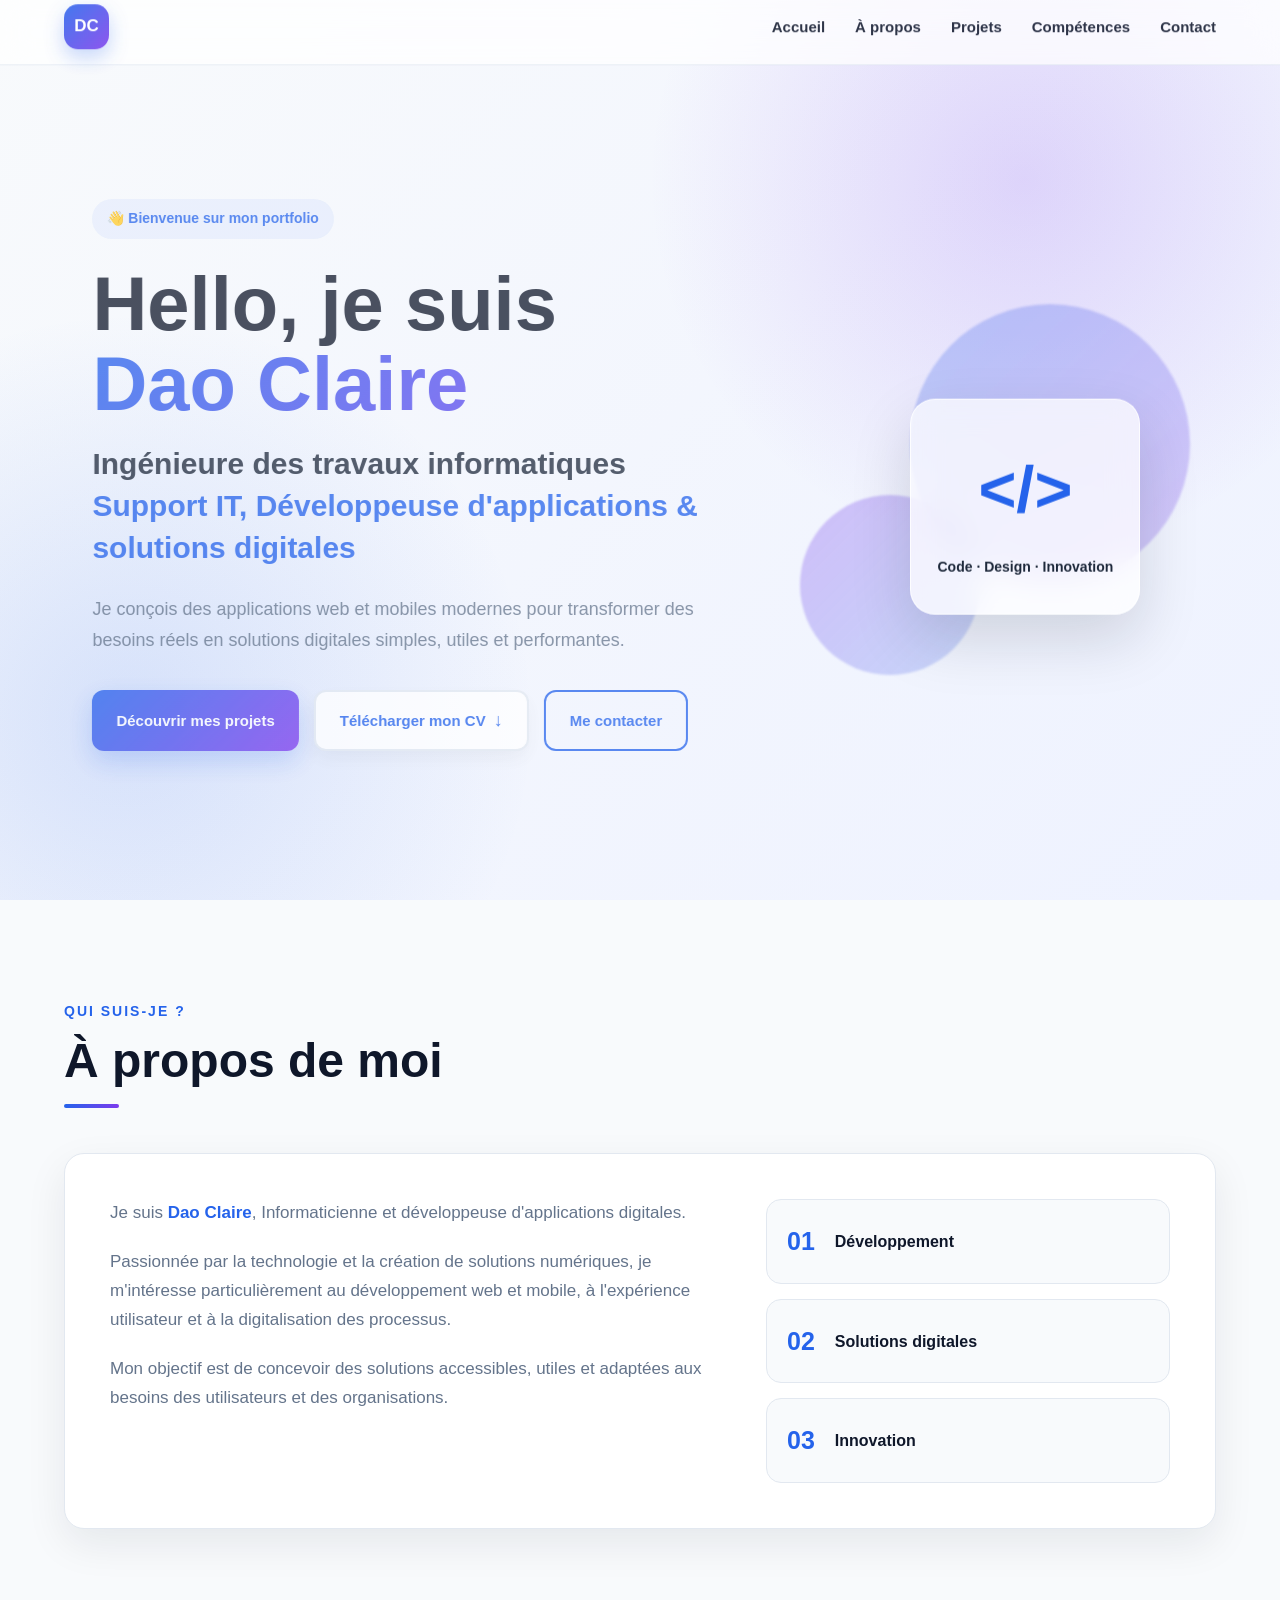
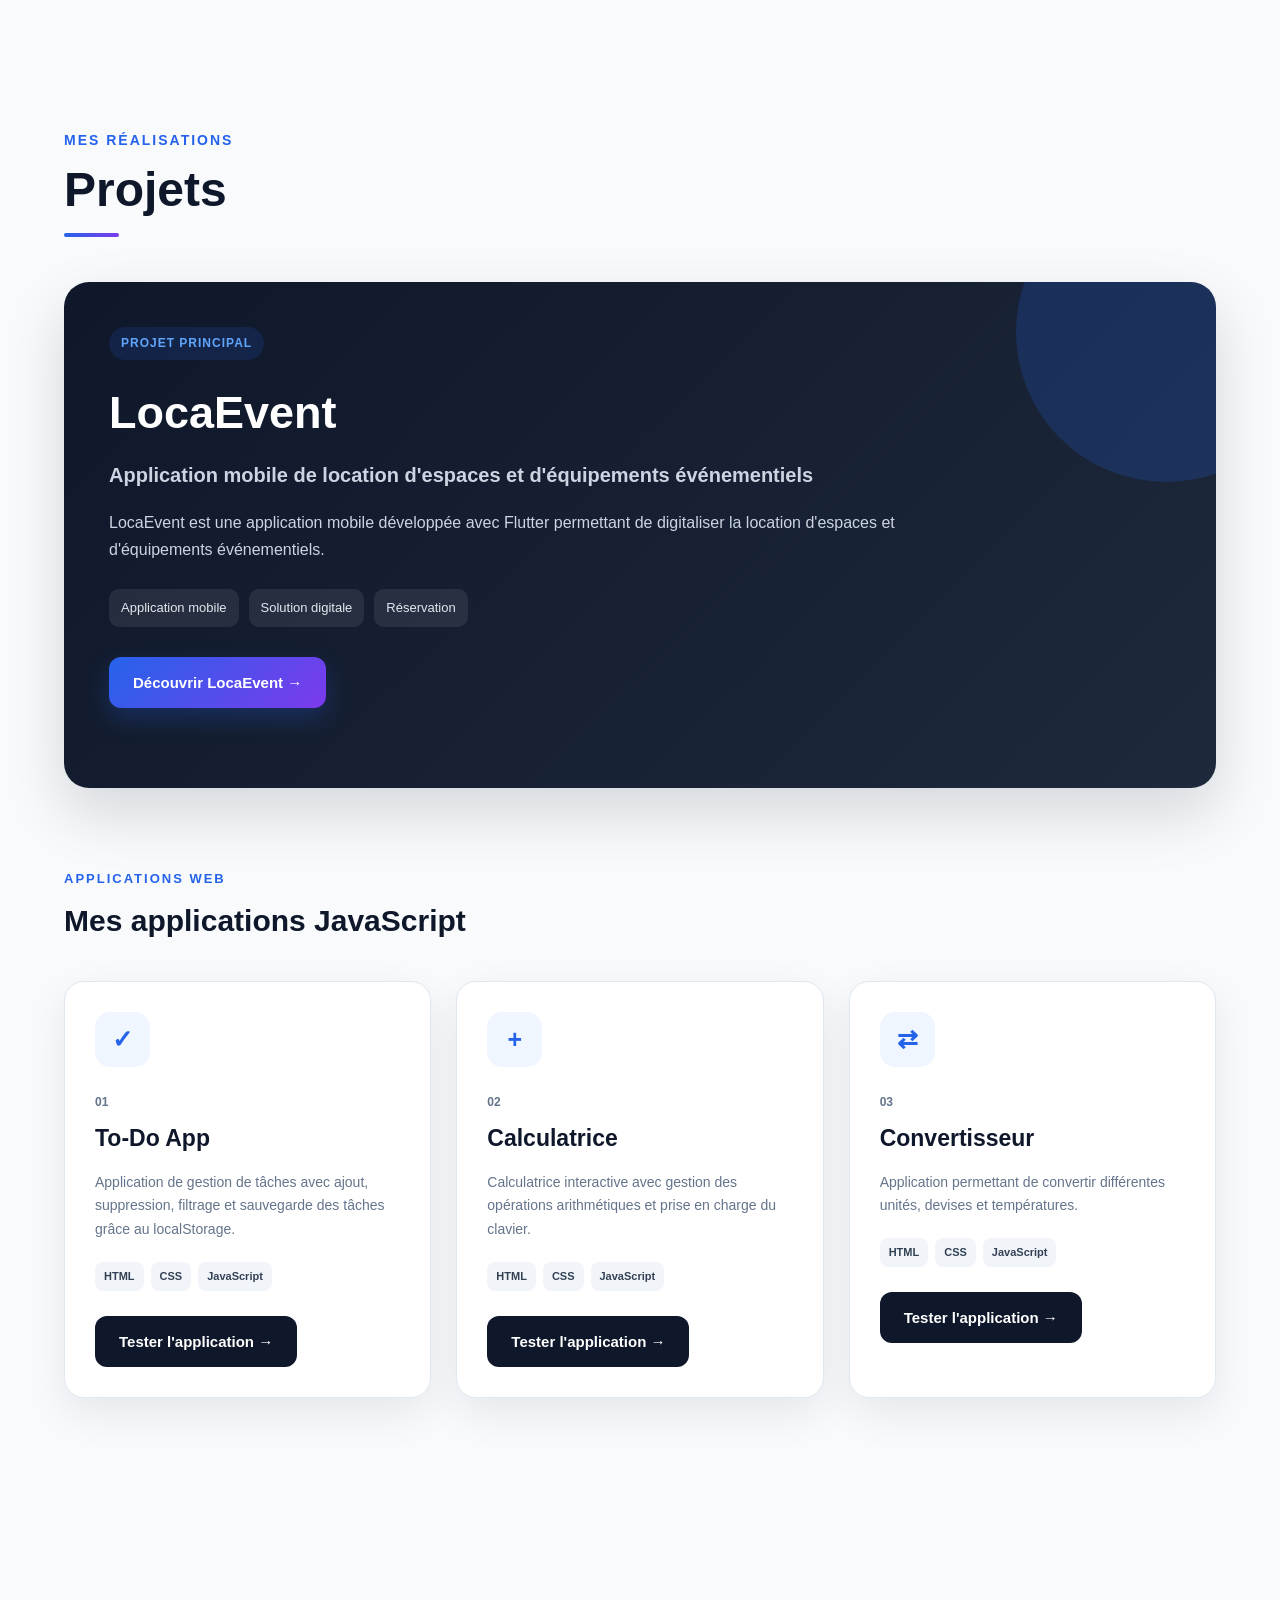
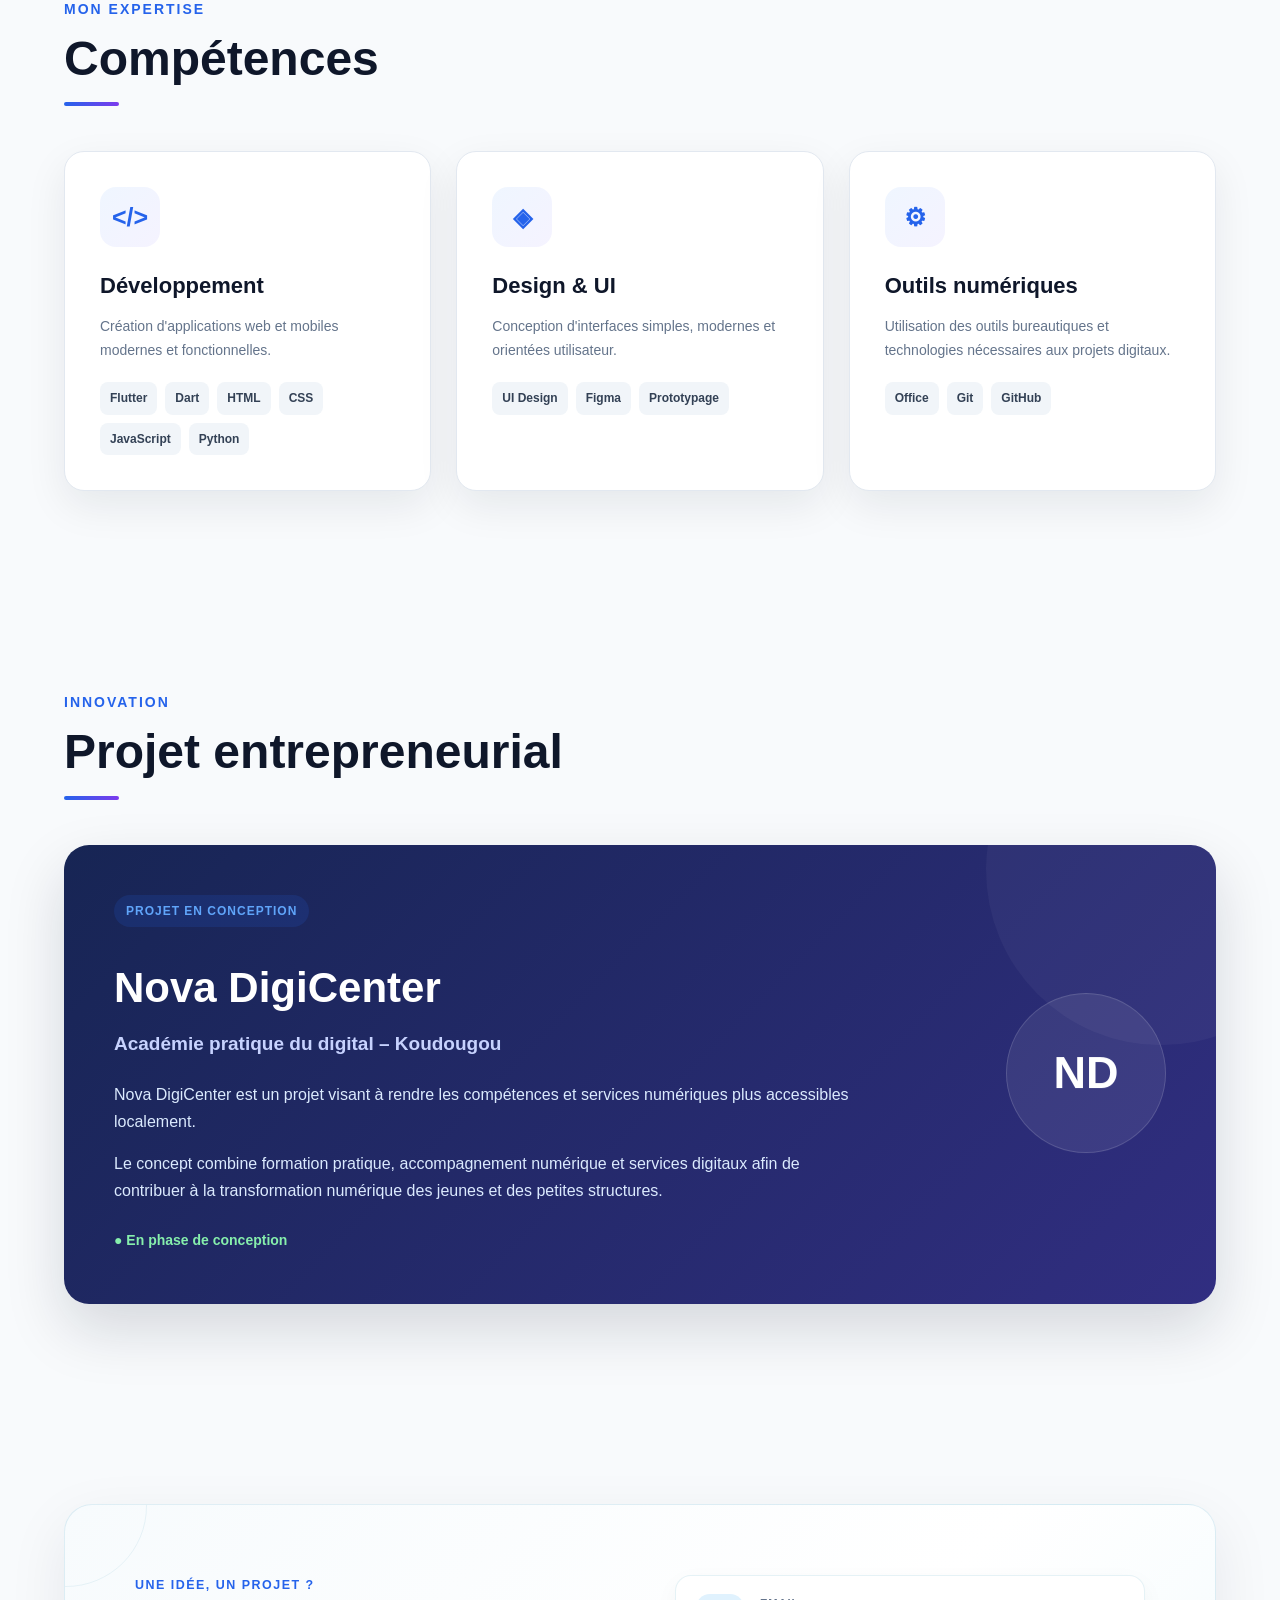
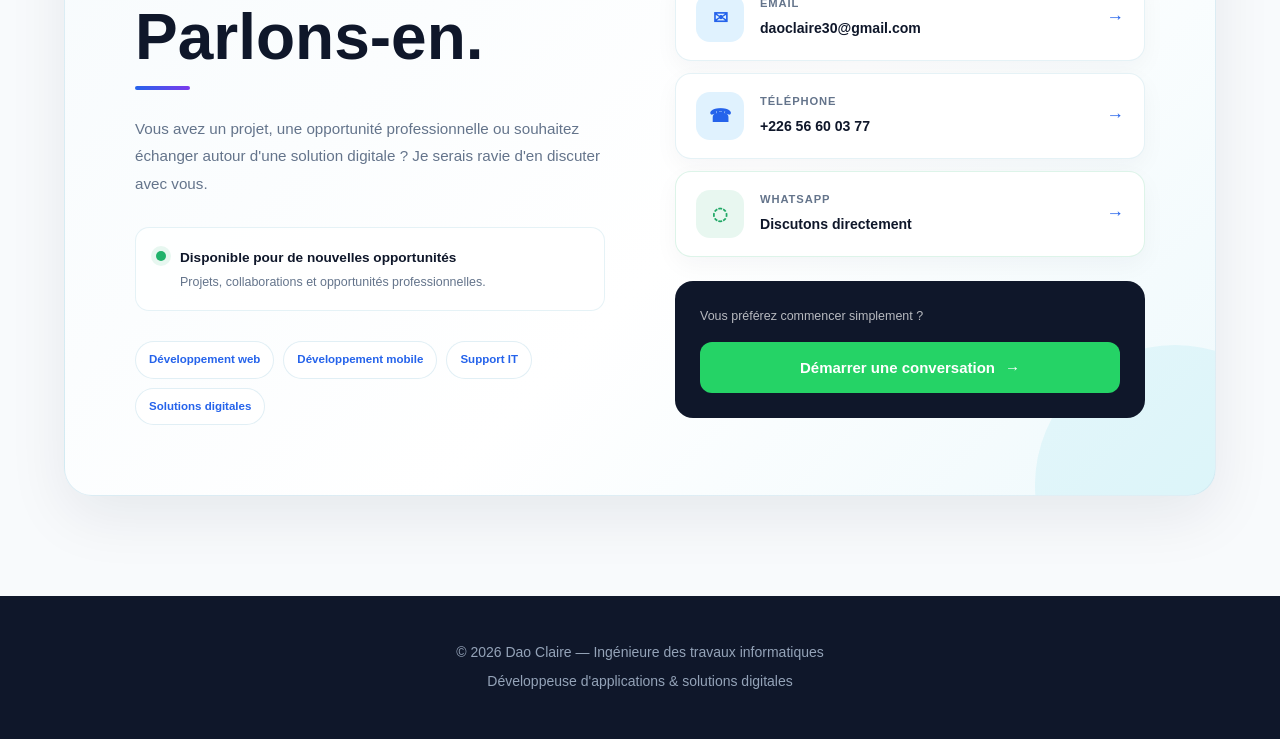
<file: index.html>
<!DOCTYPE html>
<html lang="fr">
<head>
    <meta charset="UTF-8">
    <meta name="viewport" content="width=device-width, initial-scale=1.0">
    <meta http-equiv="refresh" content="0; url=portfolio/index.html">
    <title>Dao Claire | Portfolio</title>
</head>
<body>
    <p>Redirection vers mon portfolio...</p>
</body>
</html>
</file>
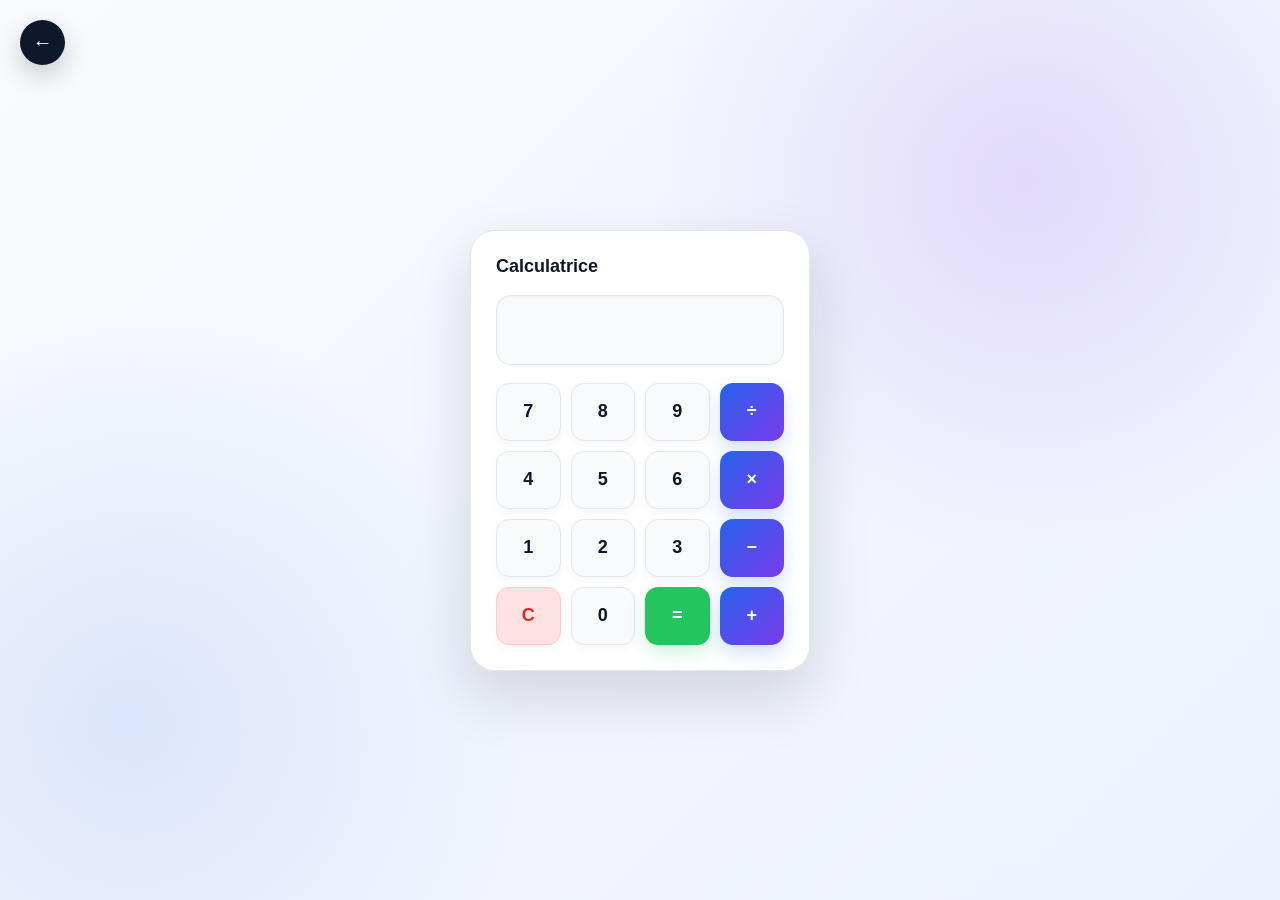
<file: calculator_app/index.html>
<!DOCTYPE html>
<html lang="fr">

<head>
    <meta charset="UTF-8">
    <meta name="viewport" content="width=device-width, initial-scale=1.0">

    <title>Calculatrice</title>

    <link rel="stylesheet" href="style.css">
</head>

<body>

    <a href="../portfolio/index.html" class="floating-back">
        ←
    </a>

    <div class="calculator">

        <input type="text" id="display" disabled>

        <div class="buttons">

            <button onclick="append('7')">7</button>
            <button onclick="append('8')">8</button>
            <button onclick="append('9')">9</button>
            <button class="operator" onclick="append('/')">÷</button>

            <button onclick="append('4')">4</button>
            <button onclick="append('5')">5</button>
            <button onclick="append('6')">6</button>
            <button class="operator" onclick="append('*')">×</button>

            <button onclick="append('1')">1</button>
            <button onclick="append('2')">2</button>
            <button onclick="append('3')">3</button>
            <button class="operator" onclick="append('-')">−</button>

            <button class="clear" onclick="clearDisplay()">C</button>
            <button onclick="append('0')">0</button>
            <button class="equal" onclick="calculate()">=</button>
            <button class="operator" onclick="append('+')">+</button>

        </div>

    </div>

    <script src="script.js"></script>

</body>

</html>
</file>
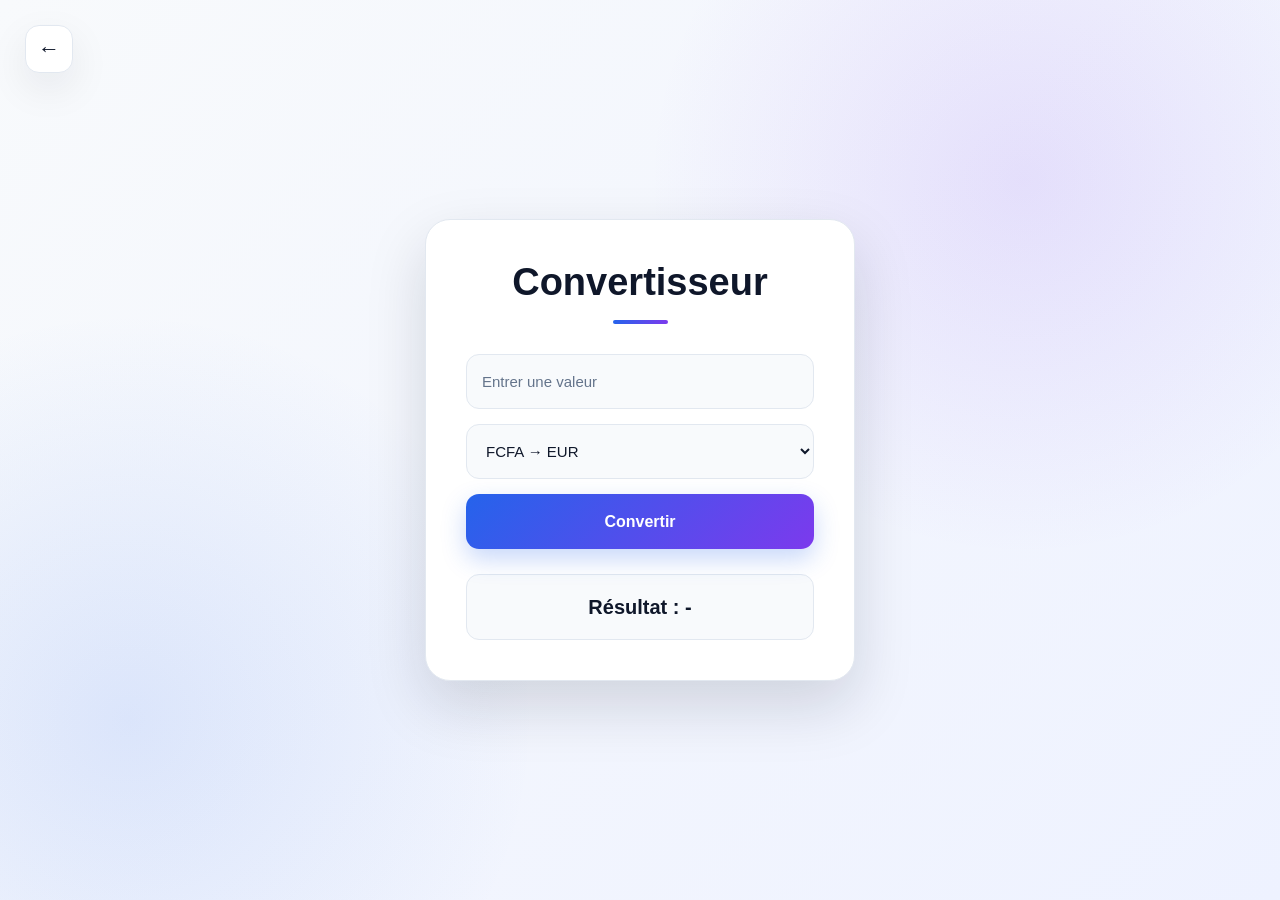
<file: converter_app/index.html>
<!DOCTYPE html>
<html lang="fr">
<head>
  <meta charset="UTF-8">
  <meta name="viewport" content="width=device-width, initial-scale=1.0">
  <title>Convertisseur</title>
  <link rel="stylesheet" href="style.css">
</head>
<body>
<a href="../portfolio/index.html" class="floating-back">
  ←
</a>



  <div class="container">

    <h1>Convertisseur</h1>

    <input type="number" id="inputValue" placeholder="Entrer une valeur">

    <select id="type">
      <option value="fcfa-eur">FCFA → EUR</option>
      <option value="eur-fcfa">EUR → FCFA</option>

      <option value="fcfa-usd">FCFA → USD</option>
      <option value="usd-fcfa">USD → FCFA</option>

      <option value="fcfa-cedi">FCFA → Cedi (GHS)</option>
      <option value="cedi-fcfa">Cedi (GHS) → FCFA</option>

      <option value="km-miles">KM → Miles</option>
      <option value="miles-km">Miles → KM</option>

      <option value="c-f">°C → °F</option>
      <option value="f-c">°F → °C</option>
    </select>

    <button onclick="convert()">Convertir</button>

    <h2 id="result">Résultat : -</h2>

  </div>

  <script src="script.js"></script>
</body>
</html>
</file>
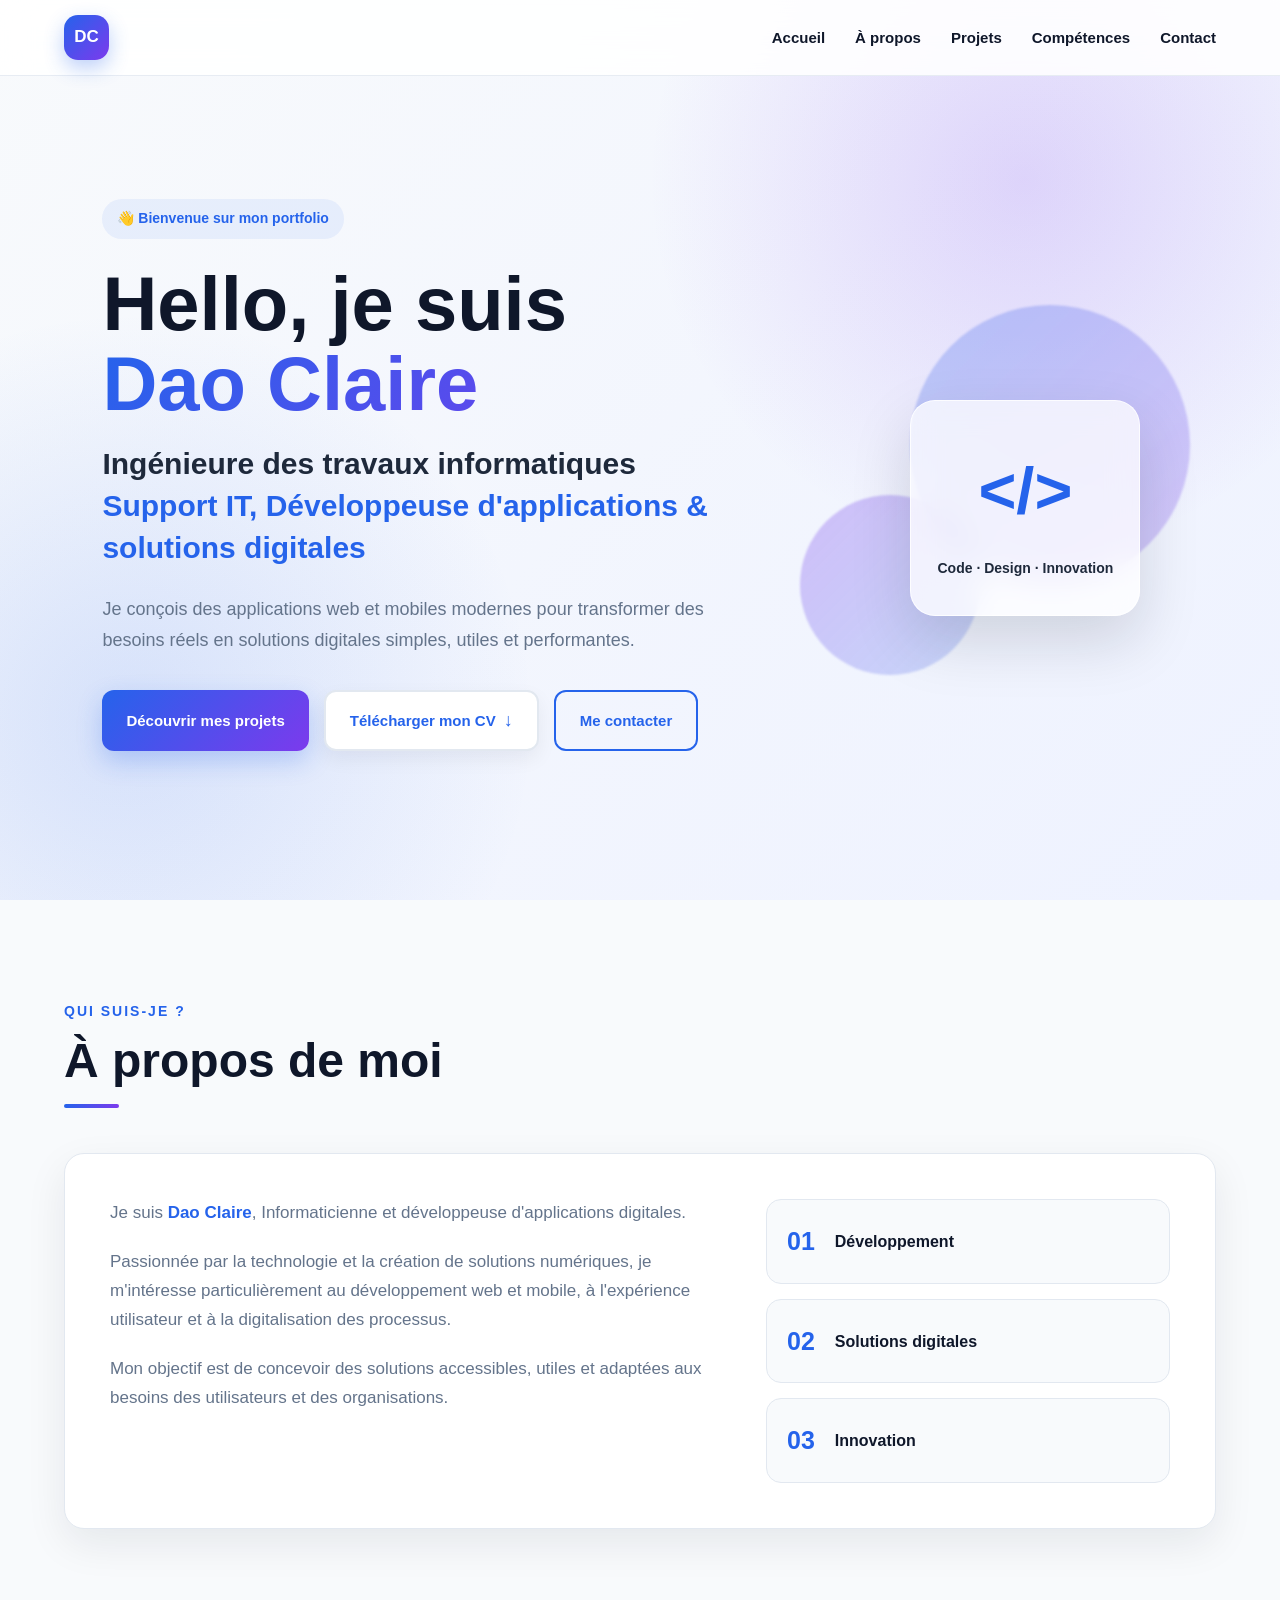
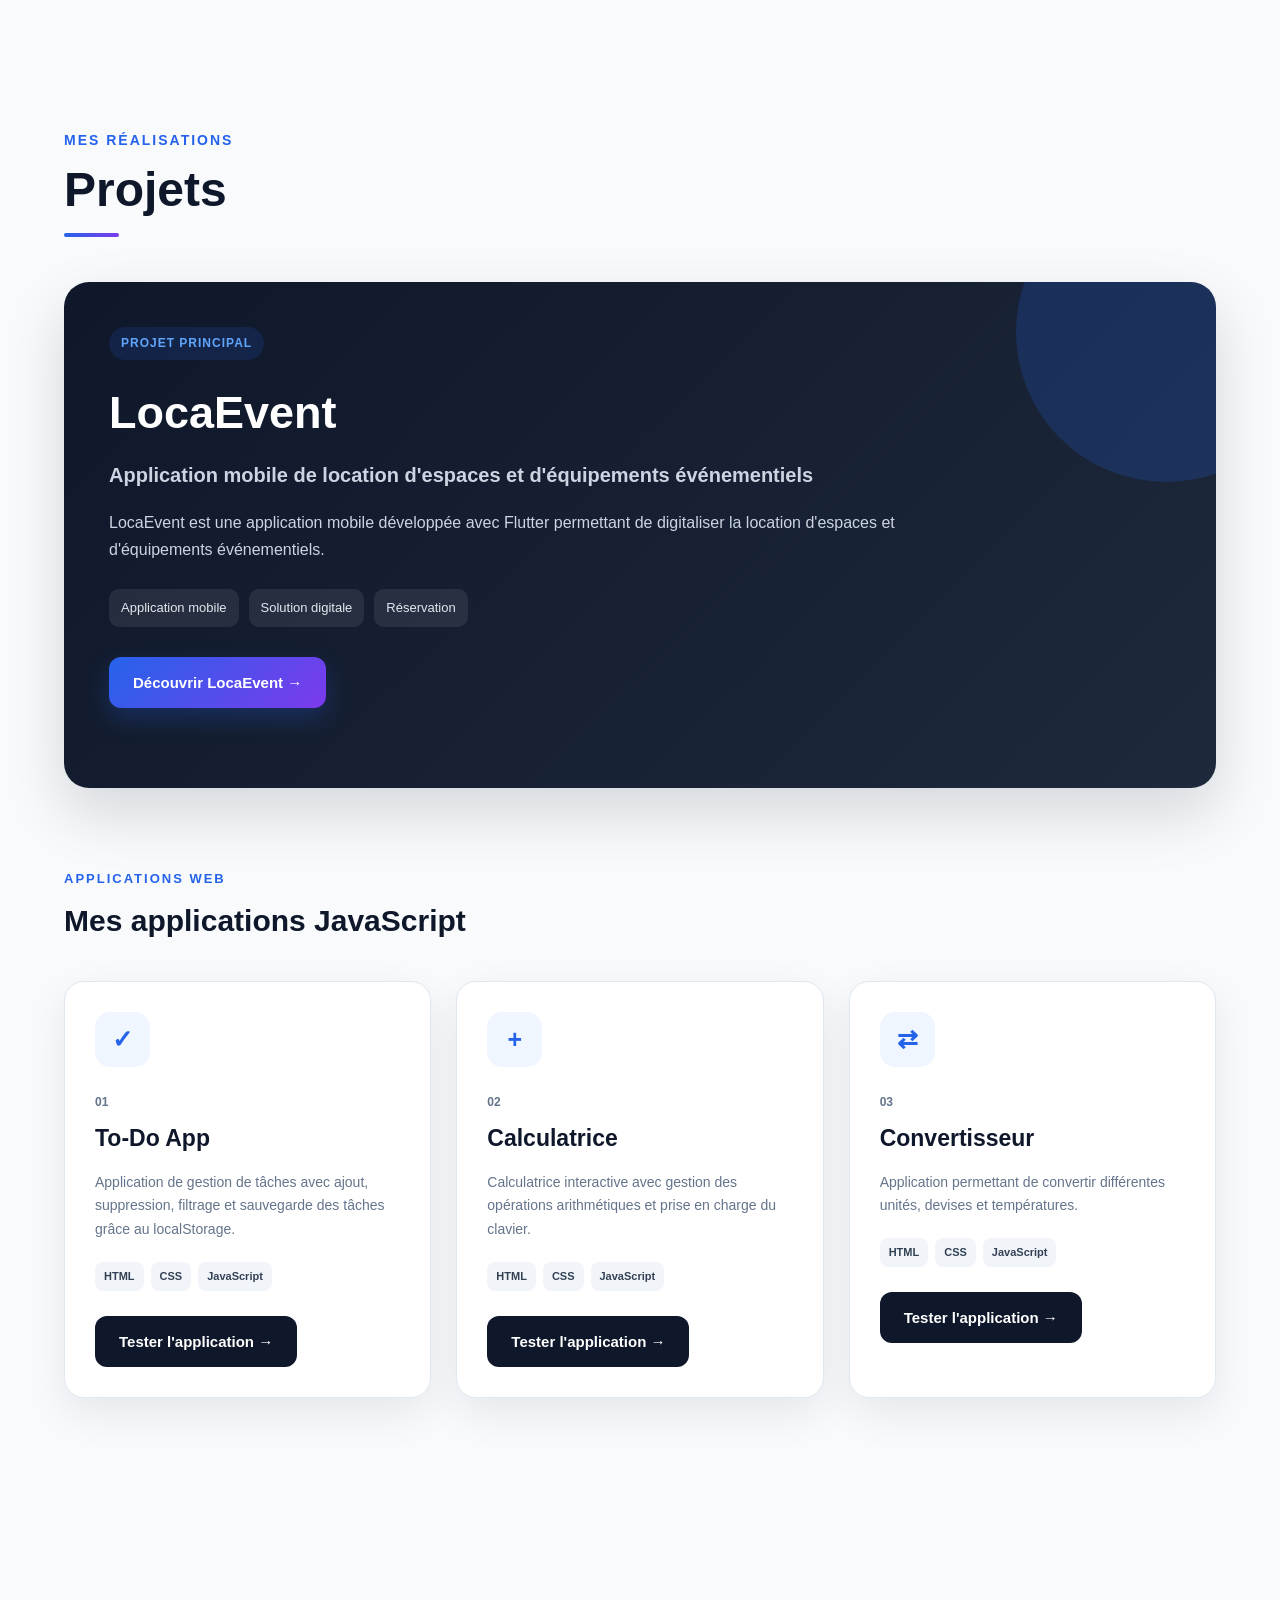
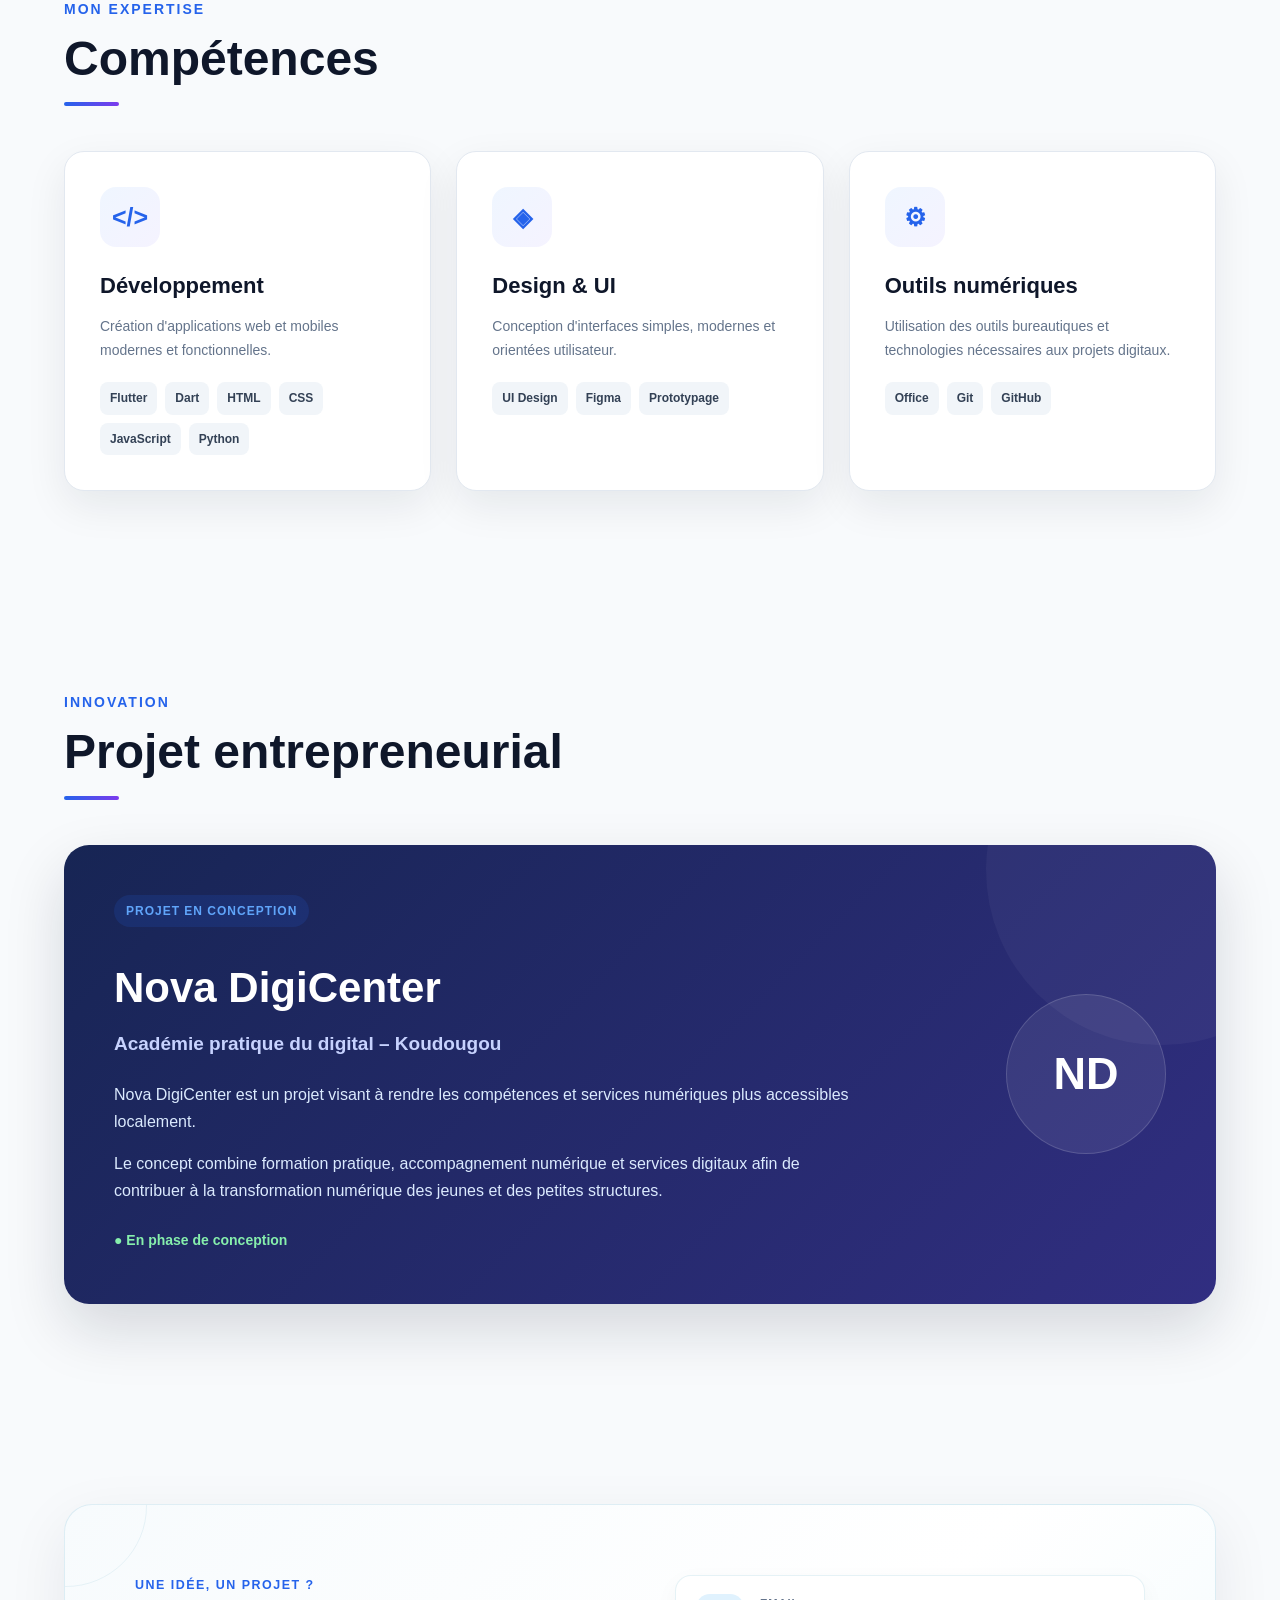
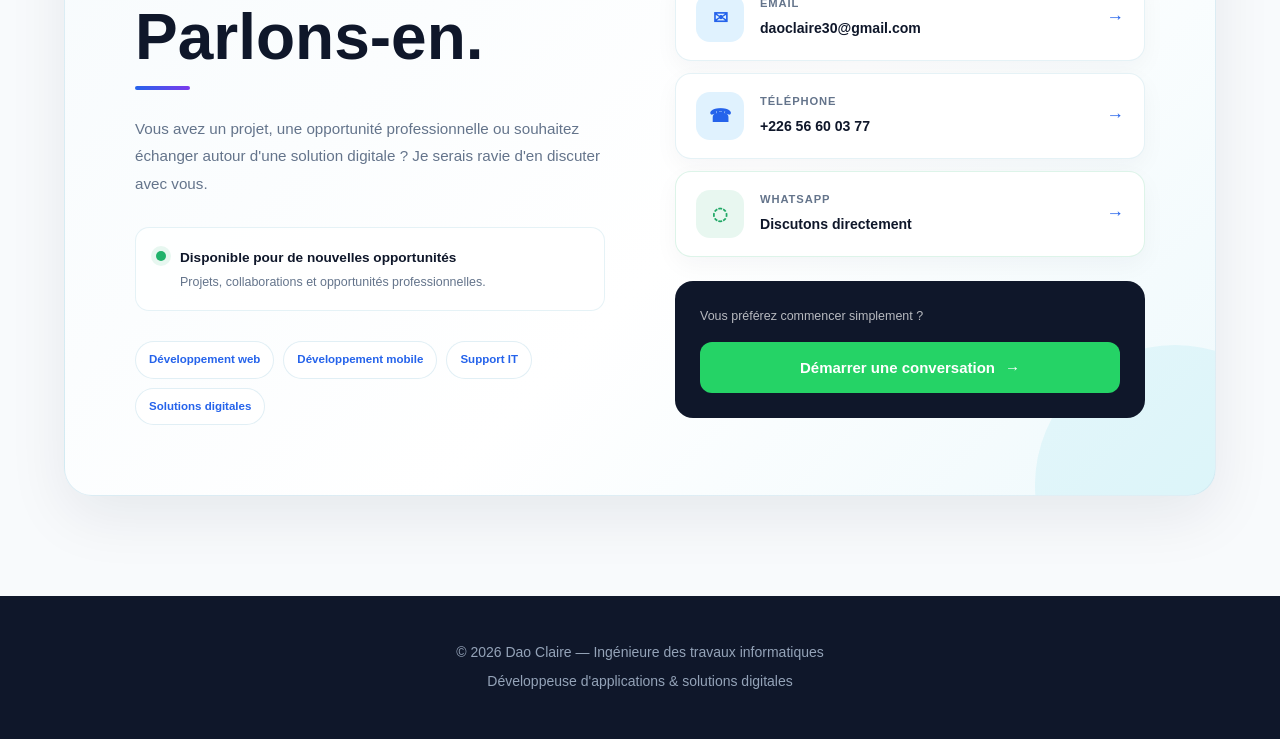
<file: portfolio/index.html>
<!DOCTYPE html>
<html lang="fr">

<head>
    <meta charset="UTF-8">
    <meta name="viewport" content="width=device-width, initial-scale=1.0">

    <meta name="description"
        content="Portfolio de Dao Claire, ingénieure des travaux informatiques et développeuse d'applications et solutions digitales.">

    <meta name="author" content="Dao Claire">

    <title>Dao Claire | Développeuse d'applications & solutions digitales</title>

    <link rel="stylesheet" href="style.css">
</head>

<body>

    <!-- =========================
         NAVIGATION
    ========================== -->

    <nav class="navbar">

        <div class="nav-container">

            <a href="#accueil" class="logo">
                <span>DC</span>
            </a>

            <div class="nav-links">
                <a href="#accueil">Accueil</a>
                <a href="#apropos">À propos</a>
                <a href="#projets">Projets</a>
                <a href="#competences">Compétences</a>
                <a href="#contact">Contact</a>
            </div>

        </div>

    </nav>


    <main>

        <!-- =========================
             HERO
        ========================== -->

        <section id="accueil" class="hero">

            <div class="hero-content">

                <p class="hero-tag">
                    👋 Bienvenue sur mon portfolio
                </p>

                <h1>
                    Hello, je suis
                    <span>Dao Claire</span>
                </h1>

                <h2>
                    Ingénieure des travaux informatiques
                    <br>
                    <span>Support IT, Développeuse d'applications & solutions digitales</span>
                </h2>

                <p class="hero-description">
                    Je conçois des applications web et mobiles modernes
                    pour transformer des besoins réels en solutions digitales
                    simples, utiles et performantes.
                </p>

                <div class="hero-actions">

                    <a href="#projets" class="btn btn-primary">
                        Découvrir mes projets
                    </a>

                    <a href="cv/CV-Claire.pdf"
                       class="btn btn-cv"
                       download>
                        Télécharger mon CV
                        <span>↓</span>
                    </a>

                    <a href="#contact" class="btn btn-outline">
                        Me contacter
                    </a>

                </div>

            </div>

            <div class="hero-decoration">

                <div class="hero-circle circle-one"></div>

                <div class="hero-circle circle-two"></div>

                <div class="hero-card">
                    <span>&lt;/&gt;</span>
                    <p>Code · Design · Innovation</p>
                </div>

            </div>

        </section>


        <!-- =========================
             À PROPOS
        ========================== -->

        <section id="apropos" class="section">

            <div class="section-title">

                <p>Qui suis-je ?</p>

                <h2>À propos de moi</h2>

            </div>


            <div class="about-card">

                <div class="about-text">

                    <p>
                        Je suis <strong>Dao Claire</strong>, Informaticienne
                        et développeuse d'applications digitales.
                    </p>

                    <p>
                        Passionnée par la technologie et la création de solutions
                        numériques, je m'intéresse particulièrement au développement
                        web et mobile, à l'expérience utilisateur et à la
                        digitalisation des processus.
                    </p>

                    <p>
                        Mon objectif est de concevoir des solutions accessibles,
                        utiles et adaptées aux besoins des utilisateurs et des
                        organisations.
                    </p>

                </div>


                <div class="about-highlight">

                    <div class="highlight-item">

                        <span class="highlight-number">01</span>

                        <p>Développement</p>

                    </div>


                    <div class="highlight-item">

                        <span class="highlight-number">02</span>

                        <p>Solutions digitales</p>

                    </div>


                    <div class="highlight-item">

                        <span class="highlight-number">03</span>

                        <p>Innovation</p>

                    </div>

                </div>

            </div>

        </section>


        <!-- =========================
             PROJETS
        ========================== -->

        <section id="projets" class="section projects-section">

            <div class="section-title">

                <p>Mes réalisations</p>

                <h2>Projets</h2>

            </div>


            <!-- PROJET PRINCIPAL -->

            <article class="featured-project">

                <div class="project-info">

                    <span class="project-label">
                        Projet principal
                    </span>

                    <h3>LocaEvent</h3>

                    <h4>
                        Application mobile de location
                        d'espaces et d'équipements événementiels
                    </h4>

                    <p>
                        LocaEvent est une application mobile développée avec
                        Flutter permettant de digitaliser la location d'espaces
                        et d'équipements événementiels.
                    </p>


                    <div class="project-features">

                        <span>Application mobile</span>

                        <span>Solution digitale</span>

                        <span>Réservation</span>

                    </div>


                    <a href="projet.html" class="btn btn-primary">
                        Découvrir LocaEvent →
                    </a>

                </div>

            </article>


            <!-- APPLICATIONS JAVASCRIPT -->

            <div class="subsection-title">

                <p>Applications web</p>

                <h3>Mes applications JavaScript</h3>

            </div>


            <div class="apps-grid">


                <!-- TODO APP -->

                <article class="app-card">

                    <div class="app-icon">
                        ✓
                    </div>

                    <div class="app-content">

                        <span class="app-number">
                            01
                        </span>

                        <h3>To-Do App</h3>

                        <p>
                            Application de gestion de tâches avec ajout,
                            suppression, filtrage et sauvegarde des tâches
                            grâce au localStorage.
                        </p>


                        <div class="tech-list">

                            <span>HTML</span>

                            <span>CSS</span>

                            <span>JavaScript</span>

                        </div>


                        <a href="../todo_app/index.html"
                           class="btn btn-project"
                           target="_blank"
                           rel="noopener noreferrer">

                            Tester l'application →

                        </a>

                    </div>

                </article>


                <!-- CALCULATRICE -->

                <article class="app-card">

                    <div class="app-icon">
                        +
                    </div>

                    <div class="app-content">

                        <span class="app-number">
                            02
                        </span>

                        <h3>Calculatrice</h3>

                        <p>
                            Calculatrice interactive avec gestion des
                            opérations arithmétiques et prise en charge
                            du clavier.
                        </p>


                        <div class="tech-list">

                            <span>HTML</span>

                            <span>CSS</span>

                            <span>JavaScript</span>

                        </div>


                        <a href="../calculator_app/index.html"
                           class="btn btn-project"
                           target="_blank"
                           rel="noopener noreferrer">

                            Tester l'application →

                        </a>

                    </div>

                </article>


                <!-- CONVERTISSEUR -->

                <article class="app-card">

                    <div class="app-icon">
                        ⇄
                    </div>

                    <div class="app-content">

                        <span class="app-number">
                            03
                        </span>

                        <h3>Convertisseur</h3>

                        <p>
                            Application permettant de convertir différentes
                            unités, devises et températures.
                        </p>


                        <div class="tech-list">

                            <span>HTML</span>

                            <span>CSS</span>

                            <span>JavaScript</span>

                        </div>


                        <a href="../converter_app/index.html"
                           class="btn btn-project"
                           target="_blank"
                           rel="noopener noreferrer">

                            Tester l'application →

                        </a>

                    </div>

                </article>

            </div>

        </section>


        <!-- =========================
             COMPÉTENCES
        ========================== -->

        <section id="competences" class="section">

            <div class="section-title">

                <p>Mon expertise</p>

                <h2>Compétences</h2>

            </div>


            <div class="skills-grid">


                <!-- DÉVELOPPEMENT -->

                <div class="skill-card">

                    <div class="skill-icon">
                        &lt;/&gt;
                    </div>

                    <h3>Développement</h3>

                    <p>
                        Création d'applications web et mobiles
                        modernes et fonctionnelles.
                    </p>


                    <div class="skill-tags">

                        <span>Flutter</span>

                        <span>Dart</span>

                        <span>HTML</span>

                        <span>CSS</span>

                        <span>JavaScript</span>

                        <span>Python</span>

                    </div>

                </div>


                <!-- DESIGN -->

                <div class="skill-card">

                    <div class="skill-icon">
                        ◈
                    </div>

                    <h3>Design & UI</h3>

                    <p>
                        Conception d'interfaces simples, modernes
                        et orientées utilisateur.
                    </p>


                    <div class="skill-tags">

                        <span>UI Design</span>

                        <span>Figma</span>

                        <span>Prototypage</span>

                    </div>

                </div>


                <!-- OUTILS -->

                <div class="skill-card">

                    <div class="skill-icon">
                        ⚙
                    </div>

                    <h3>Outils numériques</h3>

                    <p>
                        Utilisation des outils bureautiques et
                        technologies nécessaires aux projets digitaux.
                    </p>


                    <div class="skill-tags">

                        <span>Office</span>

                        <span>Git</span>

                        <span>GitHub</span>

                    </div>

                </div>

            </div>

        </section>


        <!-- =========================
             PROJET ENTREPRENEURIAL
        ========================== -->

        <section class="section">

            <div class="section-title">

                <p>Innovation</p>

                <h2>Projet entrepreneurial</h2>

            </div>


            <div class="entrepreneur-card">

                <div class="entrepreneur-content">

                    <span class="project-label">
                        Projet en conception
                    </span>

                    <h3>Nova DigiCenter</h3>

                    <h4>
                        Académie pratique du digital – Koudougou
                    </h4>

                    <p>
                        Nova DigiCenter est un projet visant à rendre les
                        compétences et services numériques plus accessibles
                        localement.
                    </p>

                    <p>
                        Le concept combine formation pratique, accompagnement
                        numérique et services digitaux afin de contribuer à
                        la transformation numérique des jeunes et des petites
                        structures.
                    </p>

                    <span class="status">
                        ● En phase de conception
                    </span>

                </div>


                <div class="entrepreneur-number">

                    <span>ND</span>

                </div>

            </div>

        </section>


        <!-- =========================
             CONTACT
        ========================== -->

        <section id="contact" class="section contact-section">

            <div class="contact-wrapper">

                <!-- INTRODUCTION -->

                <div class="contact-intro">

                    <div class="section-title contact-title">

                        <p>Une idée, un projet ?</p>

                        <h2>Parlons-en.</h2>

                    </div>


                    <p class="contact-description">

                        Vous avez un projet, une opportunité professionnelle
                        ou souhaitez échanger autour d'une solution digitale ?
                        Je serais ravie d'en discuter avec vous.

                    </p>


                    <div class="contact-availability">

                        <span class="availability-dot"></span>

                        <div>

                            <strong>
                                Disponible pour de nouvelles opportunités
                            </strong>

                            <p>
                                Projets, collaborations et opportunités
                                professionnelles.
                            </p>

                        </div>

                    </div>


                    <div class="contact-services">

                        <span>Développement web</span>

                        <span>Développement mobile</span>

                        <span>Support IT</span>

                        <span>Solutions digitales</span>

                    </div>

                </div>


                <!-- INFORMATIONS DE CONTACT -->

                <div class="contact-details">


                    <!-- EMAIL -->

                    <a
                        href="mailto:daoclaire30@gmail.com"
                        class="contact-item"
                    >

                        <div class="contact-item-icon">
                            ✉
                        </div>

                        <div class="contact-item-content">

                            <span>Email</span>

                            <strong>
                                daoclaire30@gmail.com
                            </strong>

                        </div>

                        <span class="contact-arrow">
                            →
                        </span>

                    </a>


                    <!-- TÉLÉPHONE -->

                    <a
                        href="tel:+22656600377"
                        class="contact-item"
                    >

                        <div class="contact-item-icon">
                            ☎
                        </div>

                        <div class="contact-item-content">

                            <span>Téléphone</span>

                            <strong>
                                +226 56 60 03 77
                            </strong>

                        </div>

                        <span class="contact-arrow">
                            →
                        </span>

                    </a>


                    <!-- WHATSAPP -->

                    <a
                        href="https://wa.me/22656600377"
                        class="contact-item contact-whatsapp"
                        target="_blank"
                        rel="noopener noreferrer"
                    >

                        <div class="contact-item-icon">
                            ◌
                        </div>

                        <div class="contact-item-content">

                            <span>WhatsApp</span>

                            <strong>
                                Discutons directement
                            </strong>

                        </div>

                        <span class="contact-arrow">
                            →
                        </span>

                    </a>


                    <!-- CTA -->

                    <div class="contact-cta">

                        <p>
                            Vous préférez commencer simplement ?
                        </p>

                        <a
                            href="https://wa.me/22656600377?text=Bonjour%20Dao%20Claire%2C%20je%20souhaite%20%C3%A9changer%20avec%20vous%20%C3%A0%20propos%20d%27un%20projet."
                            class="btn btn-whatsapp"
                            target="_blank"
                            rel="noopener noreferrer"
                        >

                            Démarrer une conversation

                            <span>
                                →
                            </span>

                        </a>

                    </div>

                </div>

            </div>

        </section>

    </main>


    <!-- =========================
         FOOTER
    ========================== -->

    <footer>

        <p>
            © 2026 Dao Claire — Ingénieure des travaux informatiques
        </p>

        <p>
            Développeuse d'applications & solutions digitales
        </p>

    </footer>


</body>

</html>
</file>
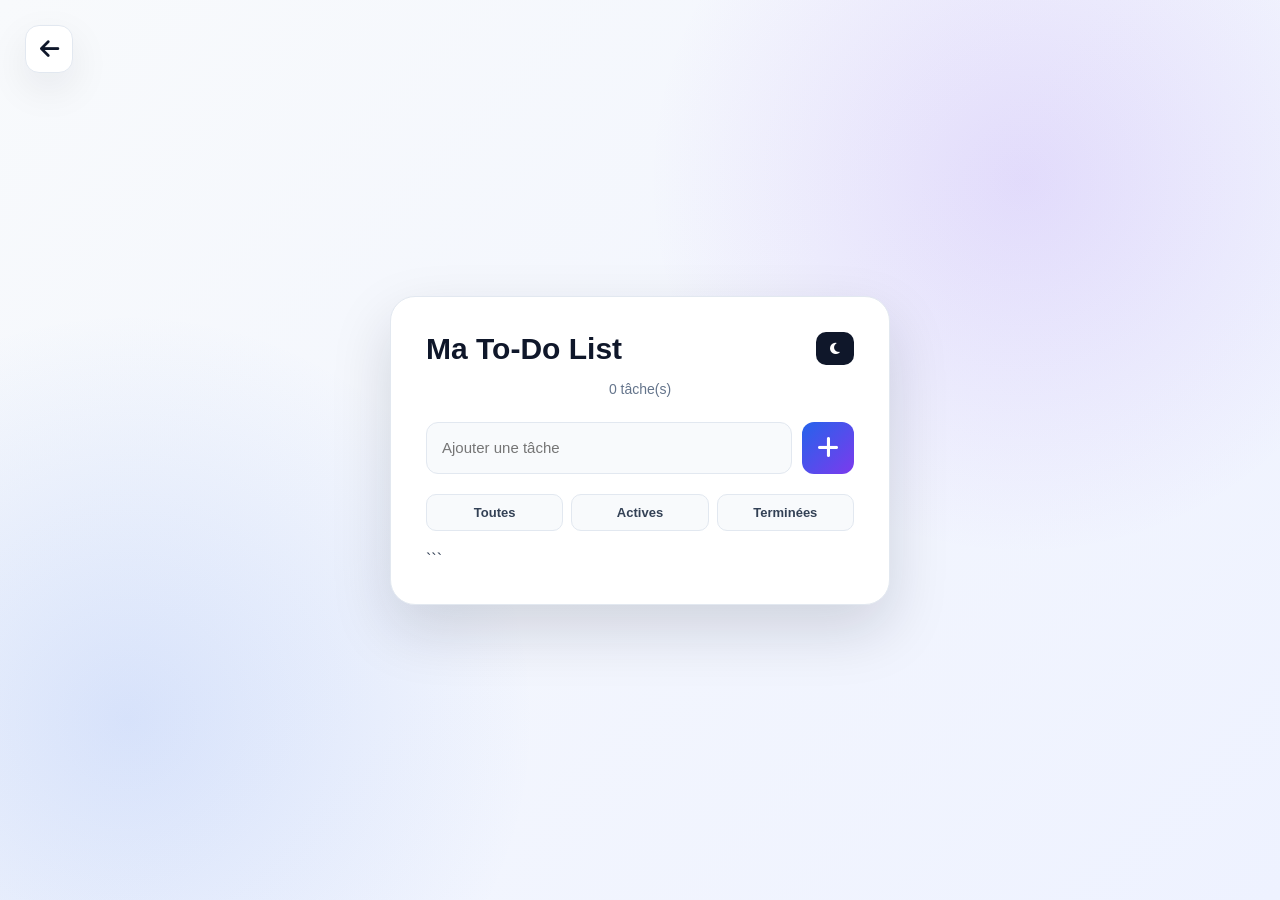
<file: todo_app/index.html>
<!DOCTYPE html>

<html lang="fr">

<head>
    <meta charset="UTF-8">
    <meta name="viewport" content="width=device-width, initial-scale=1.0">

<title>To-Do App</title>

<link rel="stylesheet" href="style.css">

<!-- Font Awesome -->
<link rel="stylesheet"
      href="https://cdnjs.cloudflare.com/ajax/libs/font-awesome/6.5.2/css/all.min.css">


</head>

<body>

<a href="../portfolio/index.html" class="floating-back">
    <i class="fa-solid fa-arrow-left"></i>
</a>

<div class="container">


<div class="top-bar">

    <h1>Ma To-Do List</h1>

    <button onclick="toggleDarkMode()" id="darkBtn">
        <i class="fa-solid fa-moon"></i>
    </button>

</div>


<p id="counter">
    0 tâche(s)
</p>


<div class="input-group">

    <input
        type="text"
        id="taskInput"
        placeholder="Ajouter une tâche"
    >

    <button onclick="addTask()">
        <i class="fa-solid fa-plus"></i>
    </button>

</div>


<div class="filters">

    <button onclick="filterTasks('all')">
        Toutes
    </button>

    <button onclick="filterTasks('active')">
        Actives
    </button>

    <button onclick="filterTasks('completed')">
        Terminées
    </button>

</div>


<ul id="taskList"></ul>
```

</div>

<script src="script.js"></script>

</body>

</html>
</file>
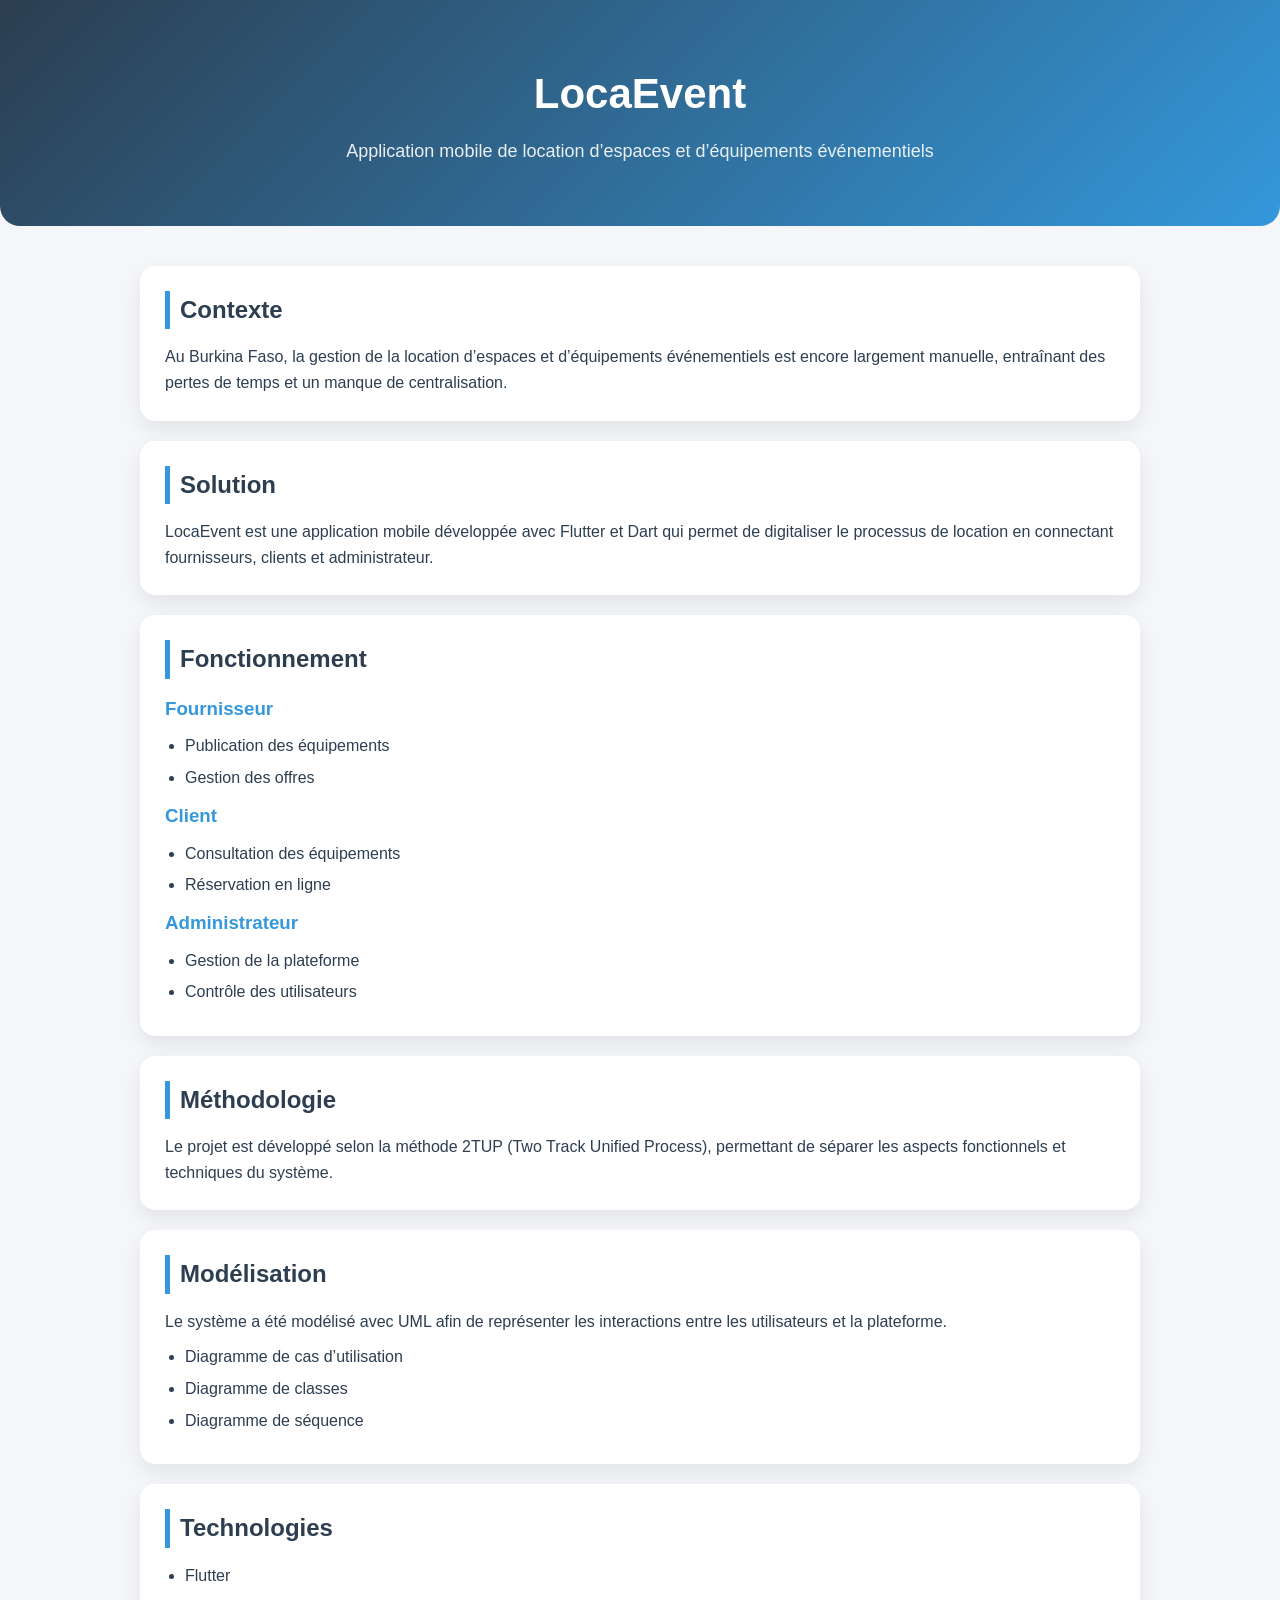
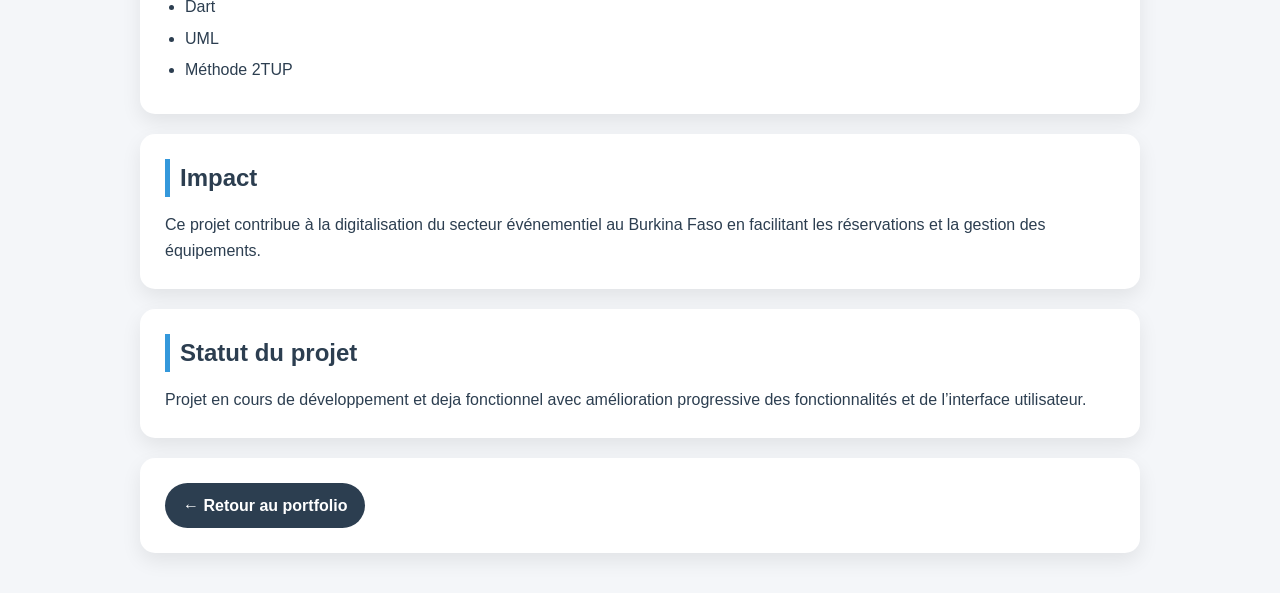
<file: projet.html>
<!DOCTYPE html>
<html lang="fr">
<head>
  <meta charset="UTF-8">
  <title>Détail du projet - LocaEvent</title>

  <link rel="stylesheet" href="style.css">
</head>

<body>

<header>
  <h1>LocaEvent</h1>
  <p>Application mobile de location d’espaces et d’équipements événementiels</p>
</header>

<div class="container">

  <div class="card">
    <h2>Contexte</h2>
    <p>
      Au Burkina Faso, la gestion de la location d’espaces et d’équipements événementiels
      est encore largement manuelle, entraînant des pertes de temps et un manque de centralisation.
    </p>
  </div>

  <div class="card">
    <h2>Solution</h2>
    <p>
      LocaEvent est une application mobile développée avec Flutter et Dart qui permet de
      digitaliser le processus de location en connectant fournisseurs, clients et administrateur.
    </p>
  </div>

  <div class="card">
    <h2>Fonctionnement</h2>

    <h3>Fournisseur</h3>
    <ul>
      <li>Publication des équipements</li>
      <li>Gestion des offres</li>
    </ul>

    <h3>Client</h3>
    <ul>
      <li>Consultation des équipements</li>
      <li>Réservation en ligne</li>
    </ul>

    <h3>Administrateur</h3>
    <ul>
      <li>Gestion de la plateforme</li>
      <li>Contrôle des utilisateurs</li>
    </ul>
  </div>

  <div class="card">
    <h2>Méthodologie</h2>
    <p>
      Le projet est développé selon la méthode 2TUP (Two Track Unified Process),
      permettant de séparer les aspects fonctionnels et techniques du système.
    </p>
  </div>

  <div class="card">
    <h2>Modélisation</h2>
    <p>
      Le système a été modélisé avec UML afin de représenter les interactions
      entre les utilisateurs et la plateforme.
    </p>
    <ul>
      <li>Diagramme de cas d’utilisation</li>
      <li>Diagramme de classes</li>
      <li>Diagramme de séquence</li>
    </ul>
  </div>

  <div class="card">
    <h2>Technologies</h2>
    <ul>
      <li>Flutter</li>
      <li>Dart</li>
      <li>UML</li>
      <li>Méthode 2TUP</li>
    </ul>
  </div>

  <div class="card">
    <h2>Impact</h2>
    <p>
      Ce projet contribue à la digitalisation du secteur événementiel au Burkina Faso
      en facilitant les réservations et la gestion des équipements.
    </p>
  </div>

  <div class="card">
  <h2>Statut du projet</h2>
  <p>
    Projet en cours de développement et deja fonctionnel avec amélioration progressive des fonctionnalités et de l’interface utilisateur.
  </p>
</div>

  <div class="card">
    <a href="index.html" class="btn btn-project">← Retour au portfolio</a>
  </div>

</div>

</body>
</html>
</file>
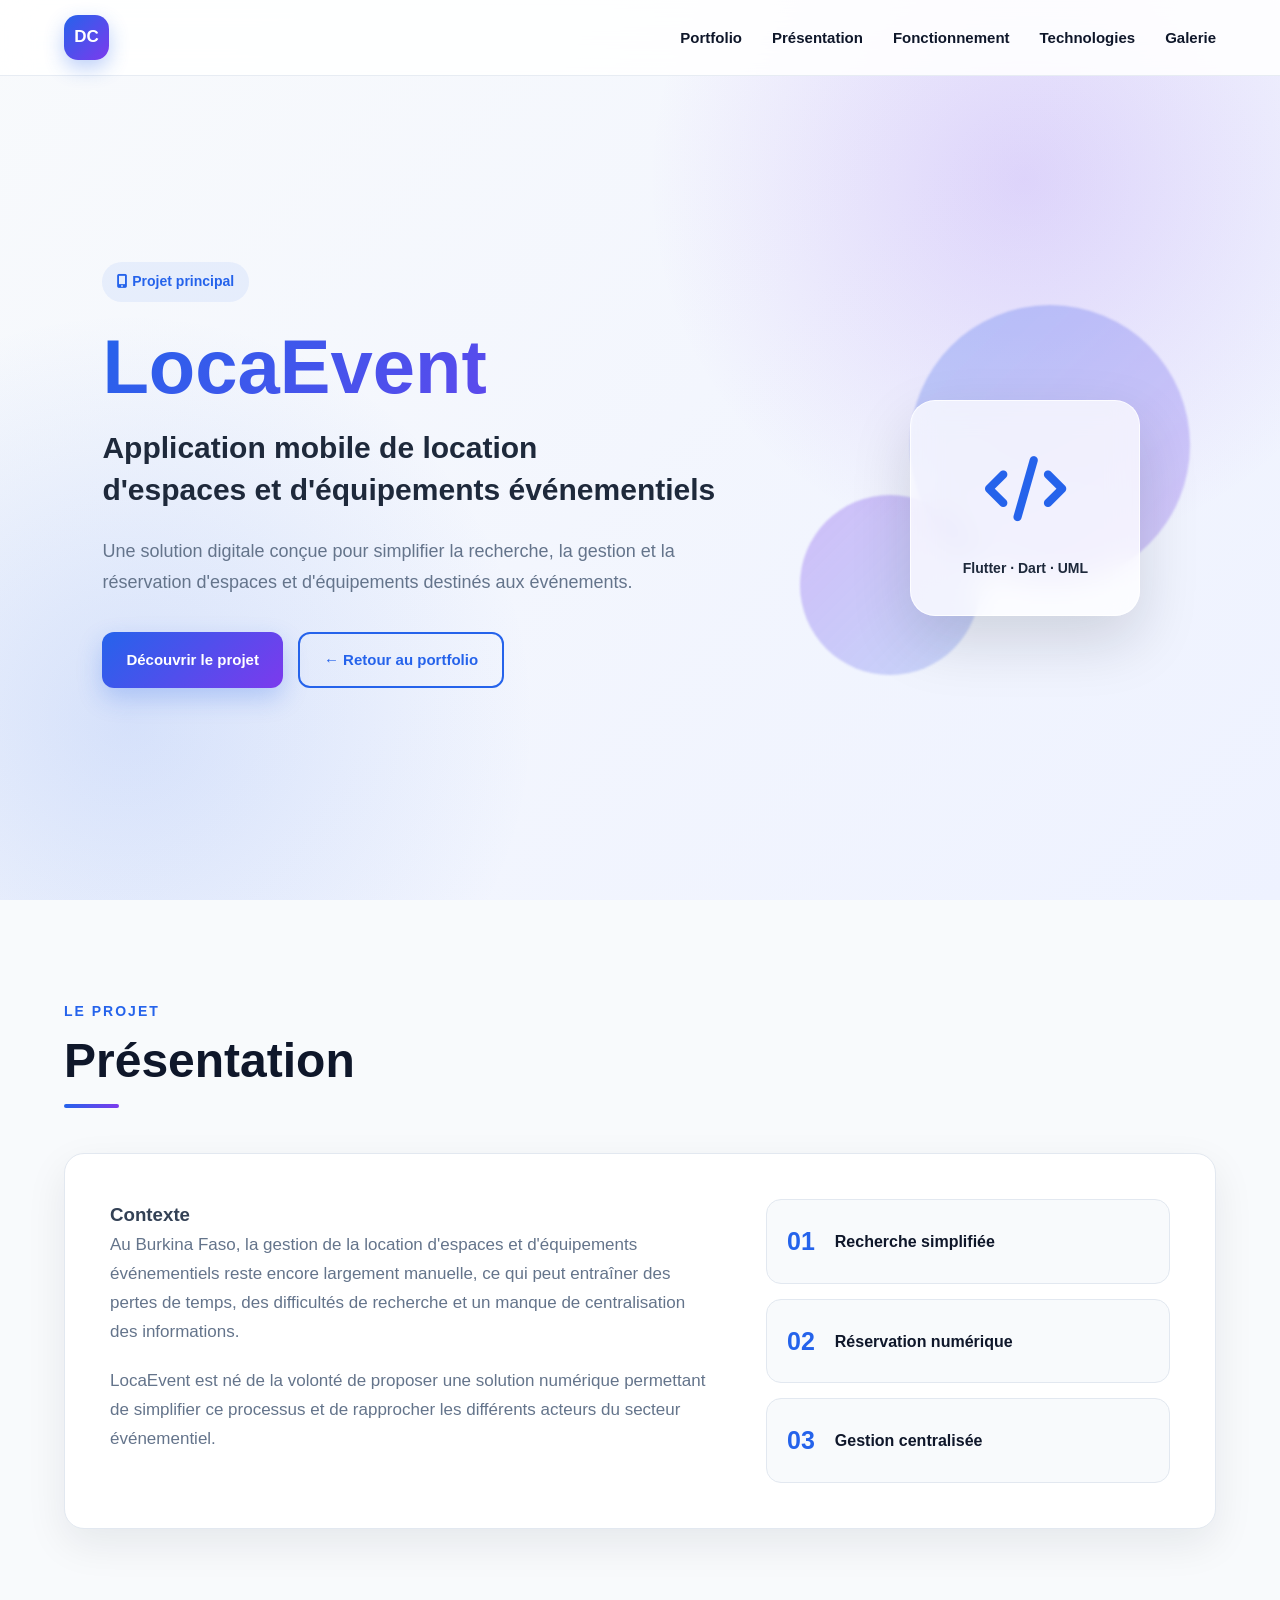
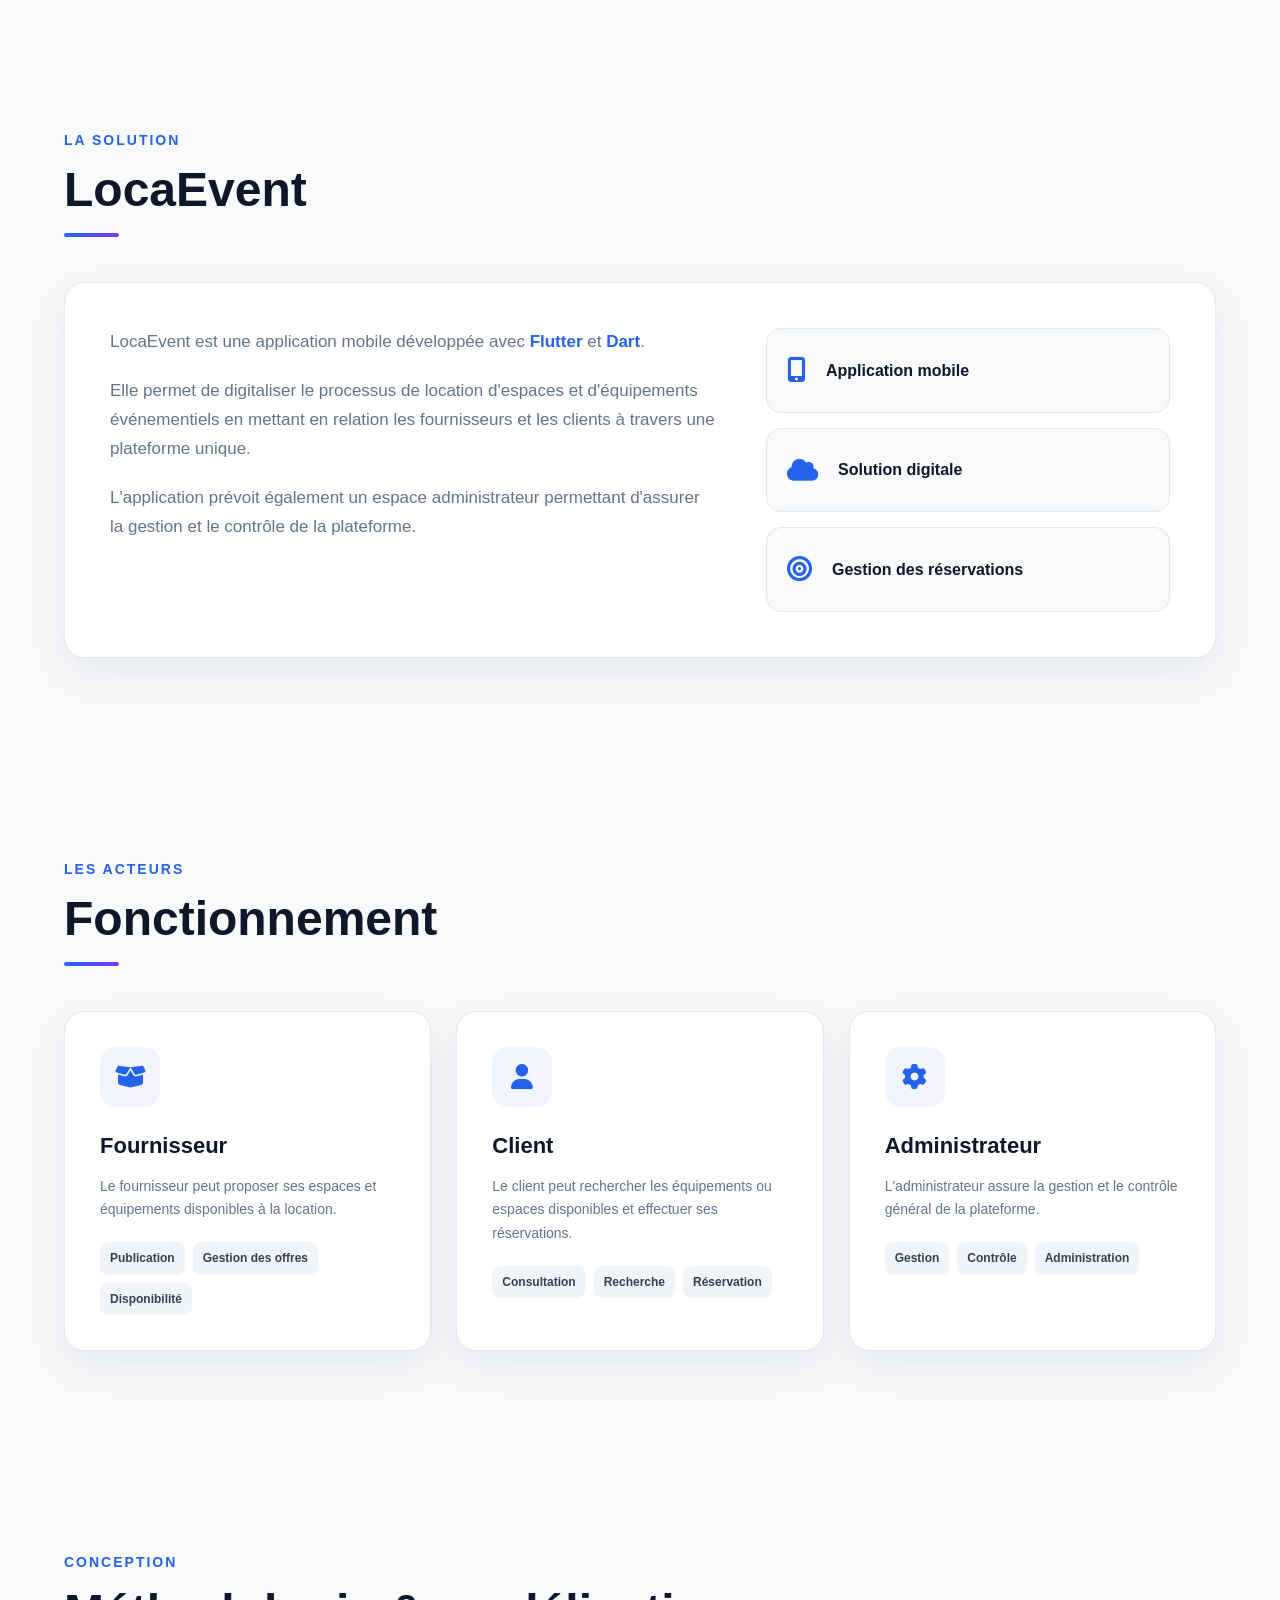
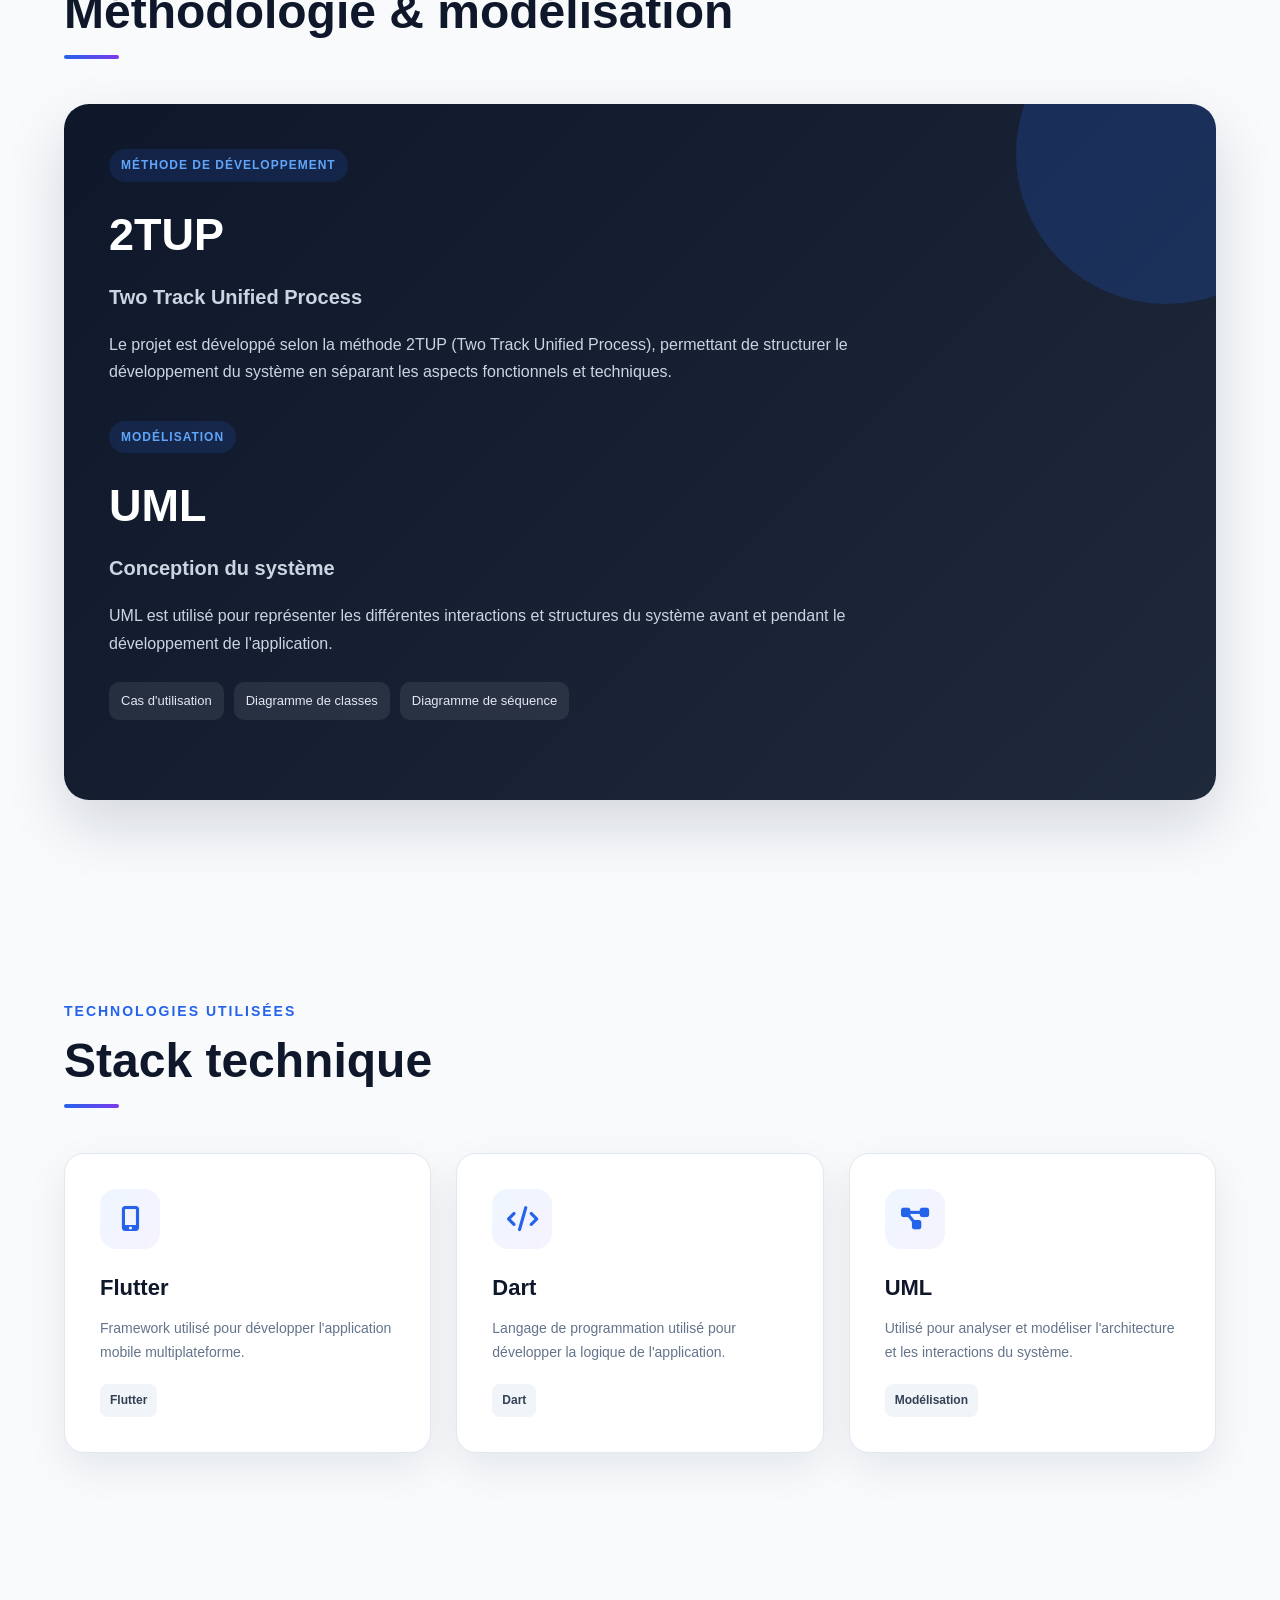
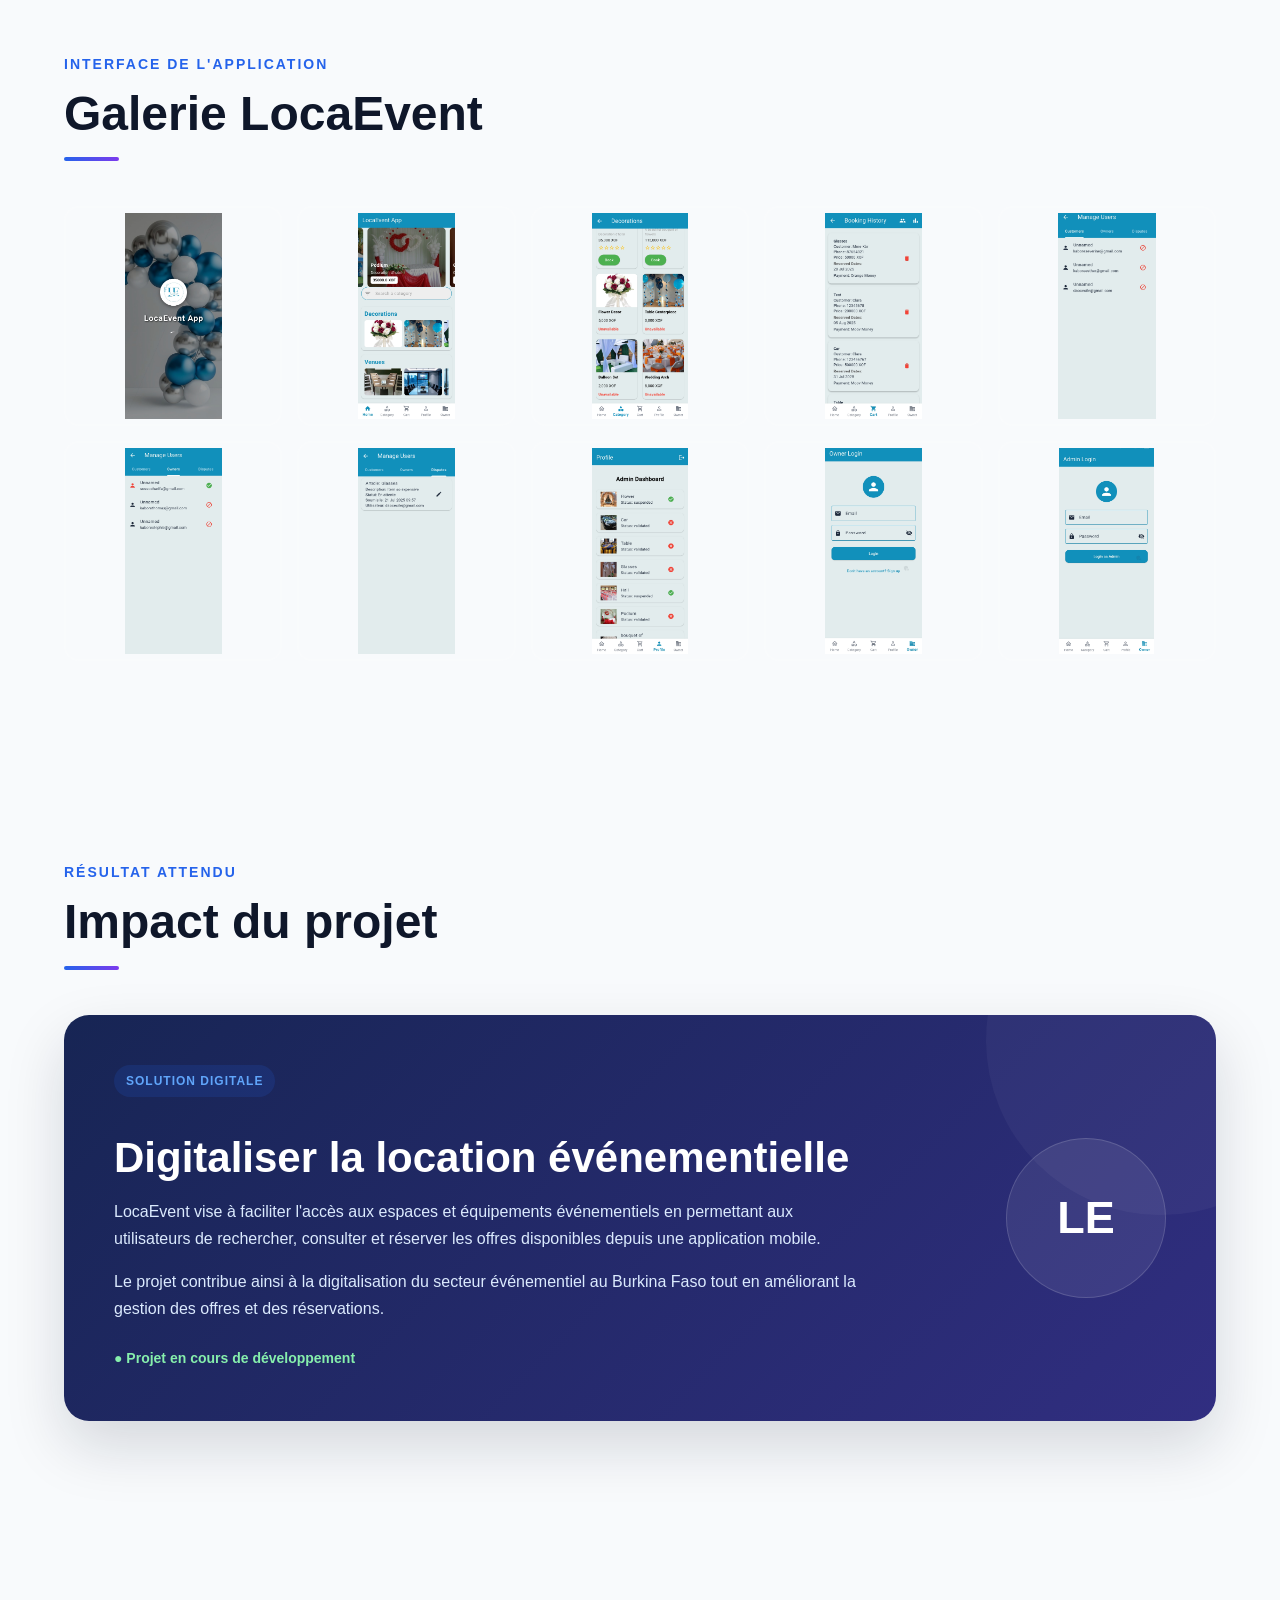
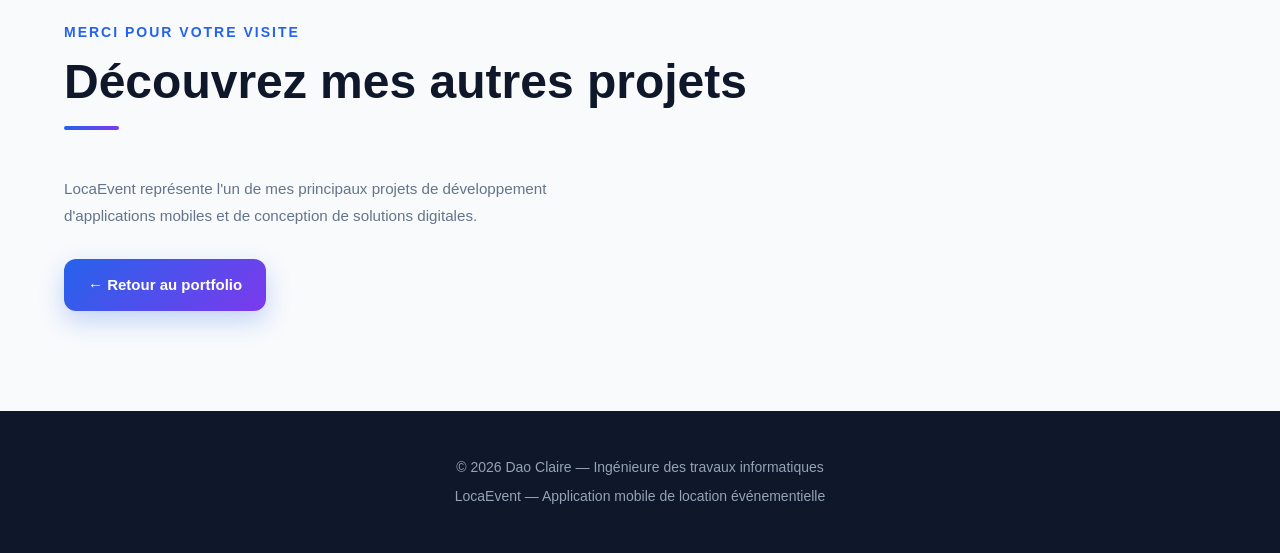
<file: portfolio/projet.html>
<!DOCTYPE html>

<html lang="fr">

<head>
    <meta charset="UTF-8">
    <meta name="viewport" content="width=device-width, initial-scale=1.0">

    <meta name="description"
          content="Présentation du projet LocaEvent développé par Dao Claire.">

    <meta name="author" content="Dao Claire">

    <title>LocaEvent | Projet de Dao Claire</title>

    <link rel="stylesheet" href="style.css">

    <!-- Font Awesome -->
    <link rel="stylesheet"
          href="https://cdnjs.cloudflare.com/ajax/libs/font-awesome/6.5.2/css/all.min.css">

</head>

<body>

<!-- =========================
     NAVIGATION
========================== -->

<nav class="navbar">

<div class="nav-container">

    <a href="index.html" class="logo">
        <span>DC</span>
    </a>

    <div class="nav-links">
        <a href="index.html">Portfolio</a>
        <a href="#presentation">Présentation</a>
        <a href="#fonctionnement">Fonctionnement</a>
        <a href="#technologies">Technologies</a>
        <a href="#galerie">Galerie</a>
    </div>

</div>

</nav>

<main>


<!-- =========================
     HERO PROJET
========================== -->

<section class="hero project-hero">

    <div class="hero-content">

        <p class="hero-tag">
            <i class="fa-solid fa-mobile-screen-button"></i>
            Projet principal
        </p>

        <h1>
            <span>LocaEvent</span>
        </h1>

        <h2>
            Application mobile de location
            <br>
            d'espaces et d'équipements événementiels
        </h2>

        <p class="hero-description">
            Une solution digitale conçue pour simplifier la recherche,
            la gestion et la réservation d'espaces et d'équipements
            destinés aux événements.
        </p>

        <div class="hero-actions">

            <a href="#presentation" class="btn btn-primary">
                Découvrir le projet
            </a>

            <a href="index.html" class="btn btn-outline">
                ← Retour au portfolio
            </a>

        </div>

    </div>

    <div class="hero-decoration">

        <div class="hero-circle circle-one"></div>

        <div class="hero-circle circle-two"></div>

        <div class="hero-card">

            <span>
                <i class="fa-solid fa-code"></i>
            </span>

            <p>
                Flutter · Dart · UML
            </p>

        </div>

    </div>

</section>


<!-- =========================
     PRÉSENTATION
========================== -->

<section id="presentation" class="section">

    <div class="section-title">

        <p>Le projet</p>

        <h2>Présentation</h2>

    </div>


    <div class="about-card">

        <div class="about-text">

            <h3>Contexte</h3>

            <p>
                Au Burkina Faso, la gestion de la location d'espaces et
                d'équipements événementiels reste encore largement
                manuelle, ce qui peut entraîner des pertes de temps,
                des difficultés de recherche et un manque de centralisation
                des informations.
            </p>

            <p>
                LocaEvent est né de la volonté de proposer une solution
                numérique permettant de simplifier ce processus et de
                rapprocher les différents acteurs du secteur événementiel.
            </p>

        </div>


        <div class="about-highlight">

            <div class="highlight-item">

                <span class="highlight-number">01</span>

                <p>
                    Recherche simplifiée
                </p>

            </div>


            <div class="highlight-item">

                <span class="highlight-number">02</span>

                <p>
                    Réservation numérique
                </p>

            </div>


            <div class="highlight-item">

                <span class="highlight-number">03</span>

                <p>
                    Gestion centralisée
                </p>

            </div>

        </div>

    </div>

</section>


<!-- =========================
     SOLUTION
========================== -->

<section class="section">

    <div class="section-title">

        <p>La solution</p>

        <h2>LocaEvent</h2>

    </div>


    <div class="about-card">

        <div class="about-text">

            <p>
                LocaEvent est une application mobile développée avec
                <strong>Flutter</strong> et <strong>Dart</strong>.
            </p>

            <p>
                Elle permet de digitaliser le processus de location
                d'espaces et d'équipements événementiels en mettant
                en relation les fournisseurs et les clients à travers
                une plateforme unique.
            </p>

            <p>
                L'application prévoit également un espace administrateur
                permettant d'assurer la gestion et le contrôle de la
                plateforme.
            </p>

        </div>


        <div class="about-highlight">

            <div class="highlight-item">

                <span class="highlight-number">
                    <i class="fa-solid fa-mobile-screen-button"></i>
                </span>

                <p>
                    Application mobile
                </p>

            </div>


            <div class="highlight-item">

                <span class="highlight-number">
                    <i class="fa-solid fa-cloud"></i>
                </span>

                <p>
                    Solution digitale
                </p>

            </div>


            <div class="highlight-item">

                <span class="highlight-number">
                    <i class="fa-solid fa-bullseye"></i>
                </span>

                <p>
                    Gestion des réservations
                </p>

            </div>

        </div>

    </div>

</section>


<!-- =========================
     FONCTIONNEMENT
========================== -->

<section id="fonctionnement" class="section projects-section">

    <div class="section-title">

        <p>Les acteurs</p>

        <h2>Fonctionnement</h2>

    </div>


    <div class="skills-grid">

        <!-- FOURNISSEUR -->

        <div class="skill-card">

            <div class="skill-icon">
                <i class="fa-solid fa-box-open"></i>
            </div>

            <h3>Fournisseur</h3>

            <p>
                Le fournisseur peut proposer ses espaces et équipements
                disponibles à la location.
            </p>

            <div class="skill-tags">

                <span>Publication</span>

                <span>Gestion des offres</span>

                <span>Disponibilité</span>

            </div>

        </div>


        <!-- CLIENT -->

        <div class="skill-card">

            <div class="skill-icon">
                <i class="fa-solid fa-user"></i>
            </div>

            <h3>Client</h3>

            <p>
                Le client peut rechercher les équipements ou espaces
                disponibles et effectuer ses réservations.
            </p>

            <div class="skill-tags">

                <span>Consultation</span>

                <span>Recherche</span>

                <span>Réservation</span>

            </div>

        </div>


        <!-- ADMINISTRATEUR -->

        <div class="skill-card">

            <div class="skill-icon">
                <i class="fa-solid fa-gear"></i>
            </div>

            <h3>Administrateur</h3>

            <p>
                L'administrateur assure la gestion et le contrôle
                général de la plateforme.
            </p>

            <div class="skill-tags">

                <span>Gestion</span>

                <span>Contrôle</span>

                <span>Administration</span>

            </div>

        </div>

    </div>

</section>


<!-- =========================
     MÉTHODOLOGIE
========================== -->

<section class="section">

    <div class="section-title">

        <p>Conception</p>

        <h2>Méthodologie & modélisation</h2>

    </div>


    <div class="featured-project">

        <div class="project-info">

            <span class="project-label">
                Méthode de développement
            </span>

            <h3>2TUP</h3>

            <h4>
                Two Track Unified Process
            </h4>

            <p>
                Le projet est développé selon la méthode 2TUP
                (Two Track Unified Process), permettant de structurer
                le développement du système en séparant les aspects
                fonctionnels et techniques.
            </p>

        </div>


        <div class="project-info">

            <span class="project-label">
                Modélisation
            </span>

            <h3>UML</h3>

            <h4>
                Conception du système
            </h4>

            <p>
                UML est utilisé pour représenter les différentes
                interactions et structures du système avant et pendant
                le développement de l'application.
            </p>

            <div class="project-features">

                <span>Cas d'utilisation</span>

                <span>Diagramme de classes</span>

                <span>Diagramme de séquence</span>

            </div>

        </div>

    </div>

</section>


<!-- =========================
     TECHNOLOGIES
========================== -->

<section id="technologies" class="section">

    <div class="section-title">

        <p>Technologies utilisées</p>

        <h2>Stack technique</h2>

    </div>


    <div class="skills-grid">

        <div class="skill-card">

            <div class="skill-icon">
                <i class="fa-solid fa-mobile-screen-button"></i>
            </div>

            <h3>Flutter</h3>

            <p>
                Framework utilisé pour développer l'application
                mobile multiplateforme.
            </p>

            <div class="skill-tags">

                <span>Flutter</span>

            </div>

        </div>


        <div class="skill-card">

            <div class="skill-icon">
                <i class="fa-solid fa-code"></i>
            </div>

            <h3>Dart</h3>

            <p>
                Langage de programmation utilisé pour développer
                la logique de l'application.
            </p>

            <div class="skill-tags">

                <span>Dart</span>

            </div>

        </div>


        <div class="skill-card">

            <div class="skill-icon">
                <i class="fa-solid fa-diagram-project"></i>
            </div>

            <h3>UML</h3>

            <p>
                Utilisé pour analyser et modéliser l'architecture
                et les interactions du système.
            </p>

            <div class="skill-tags">

                <span>Modélisation</span>

            </div>

        </div>

    </div>

</section>


<!-- =========================
     GALERIE
========================== -->

<section id="galerie" class="section projects-section">

    <div class="section-title">

        <p>Interface de l'application</p>

        <h2>Galerie LocaEvent</h2>

    </div>


    <div class="project-gallery">

        <img src="images/app1.png" alt="Interface LocaEvent 1">

        <img src="images/app2.png" alt="Interface LocaEvent 2">

        <img src="images/app3.png" alt="Interface LocaEvent 3">

        <img src="images/app4.png" alt="Interface LocaEvent 4">

        <img src="images/app5.png" alt="Interface LocaEvent 5">

        <img src="images/app6.png" alt="Interface LocaEvent 6">

        <img src="images/app7.png" alt="Interface LocaEvent 7">

        <img src="images/app8.png" alt="Interface LocaEvent 8">

        <img src="images/app9.png" alt="Interface LocaEvent 9">

        <img src="images/app10.png" alt="Interface LocaEvent 10">

    </div>

</section>


<!-- =========================
     IMPACT
========================== -->

<section class="section">

    <div class="section-title">

        <p>Résultat attendu</p>

        <h2>Impact du projet</h2>

    </div>


    <div class="entrepreneur-card">

        <div class="entrepreneur-content">

            <span class="project-label">
                Solution digitale
            </span>

            <h3>Digitaliser la location événementielle</h3>

            <p>
                LocaEvent vise à faciliter l'accès aux espaces et
                équipements événementiels en permettant aux utilisateurs
                de rechercher, consulter et réserver les offres
                disponibles depuis une application mobile.
            </p>

            <p>
                Le projet contribue ainsi à la digitalisation du secteur
                événementiel au Burkina Faso tout en améliorant la
                gestion des offres et des réservations.
            </p>

            <span class="status">
                ● Projet en cours de développement
            </span>

        </div>


        <div class="entrepreneur-number">

            <span>LE</span>

        </div>

    </div>

</section>


<!-- =========================
     RETOUR
========================== -->

<section class="section contact-section">

    <div class="contact-card">

        <div class="section-title">

            <p>Merci pour votre visite</p>

            <h2>Découvrez mes autres projets</h2>

        </div>

        <p class="contact-description">
            LocaEvent représente l'un de mes principaux projets
            de développement d'applications mobiles et de conception
            de solutions digitales.
        </p>

        <a href="index.html" class="btn btn-primary">
            ← Retour au portfolio
        </a>

    </div>

</section>


</main>

<!-- =========================
     FOOTER
========================== -->

<footer>

<p>
    © 2026 Dao Claire — Ingénieure des travaux informatiques
</p>

<p>
    LocaEvent — Application mobile de location événementielle
</p>

</footer>

</body>

</html>
</file>
<file: calculator_app/style.css>
/* =========================================================
   CALCULATRICE - DAO CLAIRE
   Design cohérent avec le portfolio
========================================================= */

/* =========================================================
   VARIABLES
========================================================= */

:root {
    --primary: #2563eb;
    --primary-dark: #1d4ed8;
    --secondary: #7c3aed;

    --dark: #0f172a;
    --dark-light: #1e293b;

    --text: #334155;
    --text-light: #64748b;

    --background: #f8fafc;
    --white: #ffffff;

    --border: #e2e8f0;

    --shadow: 0 15px 40px rgba(15, 23, 42, 0.08);
    --shadow-hover: 0 25px 60px rgba(15, 23, 42, 0.15);
}

/* =========================================================
   RESET
========================================================= */

* {
    margin: 0;
    padding: 0;
    box-sizing: border-box;
}

/* =========================================================
   BODY
========================================================= */

body {
    min-height: 100vh;

    display: flex;
    align-items: center;
    justify-content: center;

    padding: 40px 20px;

    font-family: "Segoe UI", Arial, sans-serif;

    background:
        radial-gradient(
            circle at 80% 20%,
            rgba(124, 58, 237, 0.15),
            transparent 30%
        ),
        radial-gradient(
            circle at 10% 80%,
            rgba(37, 99, 235, 0.12),
            transparent 30%
        ),
        linear-gradient(
            135deg,
            #f8fafc,
            #eef2ff
        );

    color: var(--text);
}

/* =========================================================
   BOUTON RETOUR
========================================================= */

.floating-back {
    position: fixed;

    top: 20px;
    left: 20px;

    width: 45px;
    height: 45px;

    display: flex;
    align-items: center;
    justify-content: center;

    background: var(--dark);
    color: white;

    border-radius: 50%;

    text-decoration: none;

    font-size: 20px;
    font-weight: bold;

    box-shadow: 0 10px 25px rgba(15, 23, 42, 0.2);

    transition: all 0.3s ease;

    z-index: 1000;
}

.floating-back:hover {
    transform: translateX(-3px) scale(1.08);

    background: var(--primary);

    box-shadow: 0 12px 30px rgba(37, 99, 235, 0.3);
}

/* =========================================================
   CALCULATRICE
========================================================= */

.calculator {
    width: 340px;

    padding: 25px;

    border-radius: 25px;

    background: var(--white);

    border: 1px solid var(--border);

    box-shadow: var(--shadow-hover);

    animation: calculatorAppear 0.7s ease;
}

/* =========================================================
   PETIT TITRE
========================================================= */

.calculator::before {
    content: "Calculatrice";

    display: block;

    margin-bottom: 18px;

    color: var(--dark);

    font-size: 18px;
    font-weight: 800;
}

/* =========================================================
   ÉCRAN
========================================================= */

#display {
    width: 100%;
    height: 70px;

    padding: 10px 15px;

    margin-bottom: 18px;

    border: 1px solid var(--border);
    border-radius: 14px;

    outline: none;

    background: #f8fafc;

    color: var(--dark);

    text-align: right;

    font-family: "Segoe UI", Arial, sans-serif;
    font-size: 28px;
    font-weight: 700;

    box-shadow: inset 0 2px 5px rgba(15, 23, 42, 0.04);

    transition: 0.3s ease;
}

#display:focus {
    border-color: var(--primary);

    box-shadow:
        0 0 0 3px rgba(37, 99, 235, 0.1);
}

/* =========================================================
   BOUTONS
========================================================= */

.buttons {
    display: grid;

    grid-template-columns: repeat(4, 1fr);

    gap: 10px;
}

button {
    min-height: 58px;

    border: 1px solid var(--border);

    border-radius: 13px;

    background: #f8fafc;

    color: var(--dark);

    font-family: inherit;

    font-size: 18px;
    font-weight: 700;

    cursor: pointer;

    transition: all 0.25s ease;

    box-shadow: 0 4px 10px rgba(15, 23, 42, 0.04);
}

button:hover {
    transform: translateY(-3px);

    background: #eff6ff;

    color: var(--primary);

    border-color: rgba(37, 99, 235, 0.3);

    box-shadow: 0 8px 18px rgba(37, 99, 235, 0.12);
}

button:active {
    transform: scale(0.95);
}

/* =========================================================
   OPÉRATEURS
========================================================= */

button:nth-child(4),
button:nth-child(8),
button:nth-child(12),
button:nth-child(16) {
    background: linear-gradient(
        135deg,
        var(--primary),
        var(--secondary)
    );

    color: white;

    border: none;

    box-shadow:
        0 8px 18px rgba(37, 99, 235, 0.2);
}

button:nth-child(4):hover,
button:nth-child(8):hover,
button:nth-child(12):hover,
button:nth-child(16):hover {
    color: white;

    transform: translateY(-3px) scale(1.03);

    box-shadow:
        0 12px 25px rgba(37, 99, 235, 0.3);
}

/* =========================================================
   BOUTON C
========================================================= */

button:nth-child(13) {
    background: #fee2e2;

    color: #dc2626;

    border-color: #fecaca;
}

button:nth-child(13):hover {
    background: #dc2626;

    color: white;

    border-color: #dc2626;
}

/* =========================================================
   BOUTON =
========================================================= */

button:nth-child(15) {
    background: #22c55e;

    color: white;

    border: none;

    box-shadow:
        0 8px 18px rgba(34, 197, 94, 0.2);
}

button:nth-child(15):hover {
    background: #16a34a;

    color: white;

    box-shadow:
        0 12px 25px rgba(34, 197, 94, 0.3);
}

/* =========================================================
   ANIMATION
========================================================= */

@keyframes calculatorAppear {

    from {
        opacity: 0;

        transform:
            translateY(30px)
            scale(0.95);
    }

    to {
        opacity: 1;

        transform:
            translateY(0)
            scale(1);
    }
}

/* =========================================================
   MOBILE
========================================================= */

@media (max-width: 480px) {

    body {
        padding: 30px 15px;
    }

    .calculator {
        width: 100%;
        max-width: 340px;

        padding: 20px;
    }

    #display {
        height: 62px;

        font-size: 24px;
    }

    button {
        min-height: 52px;

        font-size: 17px;
    }

    .floating-back {
        top: 15px;
        left: 15px;

        width: 42px;
        height: 42px;
    }
}

/* =========================================================
   TRÈS PETITS ÉCRANS
========================================================= */

@media (max-width: 350px) {

    .calculator {
        padding: 16px;
    }

    .buttons {
        gap: 7px;
    }

    button {
        min-height: 48px;

        font-size: 16px;
    }

    #display {
        height: 55px;

        font-size: 22px;
    }
}
</file>
<file: converter_app/style.css>
/* =========================================================
   CONVERTISSEUR - DAO CLAIRE
========================================================= */

:root {
    --primary: #2563eb;
    --primary-dark: #1d4ed8;
    --secondary: #7c3aed;

    --dark: #0f172a;
    --text: #334155;
    --text-light: #64748b;

    --background: #f8fafc;
    --white: #ffffff;

    --border: #e2e8f0;

    --shadow: 0 15px 40px rgba(15, 23, 42, 0.08);
    --shadow-hover: 0 25px 60px rgba(15, 23, 42, 0.15);
}


/* =========================================================
   RESET
========================================================= */

* {
    margin: 0;
    padding: 0;
    box-sizing: border-box;
}

html {
    scroll-behavior: smooth;
}

body {
    min-height: 100vh;

    display: flex;
    justify-content: center;
    align-items: center;

    padding: 40px 20px;

    font-family: "Segoe UI", Arial, sans-serif;

    background:
        radial-gradient(
            circle at 80% 20%,
            rgba(124, 58, 237, 0.12),
            transparent 30%
        ),
        radial-gradient(
            circle at 10% 80%,
            rgba(37, 99, 235, 0.12),
            transparent 30%
        ),
        linear-gradient(
            135deg,
            #f8fafc,
            #eef2ff
        );

    color: var(--text);

    overflow-x: hidden;
}


/* =========================================================
   CONTENEUR
========================================================= */

.container {
    width: 100%;
    max-width: 430px;

    padding: 40px;

    text-align: center;

    background: var(--white);

    border: 1px solid var(--border);

    border-radius: 25px;

    box-shadow: var(--shadow-hover);

    animation: converterAppear 0.7s ease;
}


/* =========================================================
   TITRE
========================================================= */

.container h1 {
    margin-bottom: 30px;

    color: var(--dark);

    font-size: 38px;
    font-weight: 800;

    line-height: 1.2;
}

.container h1::after {
    content: "";

    display: block;

    width: 55px;
    height: 4px;

    margin: 15px auto 0;

    border-radius: 10px;

    background: linear-gradient(
        90deg,
        var(--primary),
        var(--secondary)
    );
}


/* =========================================================
   CHAMP ET SELECT
========================================================= */

.container input,
.container select {
    width: 100%;
    height: 55px;

    padding: 0 15px;

    margin-bottom: 15px;

    border: 1px solid var(--border);

    border-radius: 13px;

    outline: none;

    background: #f8fafc;

    color: var(--dark);

    font-family: inherit;

    font-size: 15px;

    transition: all 0.3s ease;
}

.container input:focus,
.container select:focus {
    border-color: var(--primary);

    background: white;

    box-shadow:
        0 0 0 4px rgba(37, 99, 235, 0.08);
}

.container input::placeholder {
    color: var(--text-light);
}


/* =========================================================
   BOUTON CONVERTIR
========================================================= */

.container button {
    width: 100%;
    height: 55px;

    border: none;

    border-radius: 13px;

    background: linear-gradient(
        135deg,
        var(--primary),
        var(--secondary)
    );

    color: white;

    font-family: inherit;

    font-size: 16px;
    font-weight: 700;

    cursor: pointer;

    box-shadow:
        0 10px 25px rgba(37, 99, 235, 0.25);

    transition: all 0.3s ease;
}

.container button:hover {
    transform: translateY(-4px);

    box-shadow:
        0 18px 35px rgba(37, 99, 235, 0.35);
}

.container button:active {
    transform: translateY(0);
}


/* =========================================================
   RÉSULTAT
========================================================= */

.container h2 {
    margin-top: 25px;

    padding: 18px;

    border-radius: 13px;

    background: #f8fafc;

    border: 1px solid var(--border);

    color: var(--dark);

    font-size: 20px;
    font-weight: 700;

    line-height: 1.4;
}


/* =========================================================
   BOUTON RETOUR
========================================================= */

.floating-back {
    position: fixed;

    top: 25px;
    left: 25px;

    width: 48px;
    height: 48px;

    display: flex;

    justify-content: center;
    align-items: center;

    background: white;

    color: var(--dark);

    border: 1px solid var(--border);

    border-radius: 14px;

    text-decoration: none;

    font-size: 22px;
    font-weight: 700;

    box-shadow: var(--shadow);

    transition: all 0.3s ease;

    z-index: 1000;
}

.floating-back:hover {
    color: white;

    background: linear-gradient(
        135deg,
        var(--primary),
        var(--secondary)
    );

    transform: translateY(-4px);

    box-shadow: var(--shadow-hover);
}


/* =========================================================
   ANIMATION
========================================================= */

@keyframes converterAppear {

    from {
        opacity: 0;

        transform:
            translateY(30px)
            scale(0.96);
    }

    to {
        opacity: 1;

        transform:
            translateY(0)
            scale(1);
    }
}


/* =========================================================
   MOBILE
========================================================= */

@media (max-width: 480px) {

    body {
        padding: 25px 15px;
    }

    .container {
        max-width: 100%;

        padding: 30px 22px;
    }

    .container h1 {
        font-size: 32px;
    }

    .floating-back {
        top: 15px;
        left: 15px;

        width: 42px;
        height: 42px;
    }

    .container h2 {
        font-size: 18px;
    }
}
</file>
<file: portfolio/style.css>
/* =========================================================
   PORTFOLIO DAO CLAIRE
   Design professionnel + animations
========================================================= */

/* =========================================================
   VARIABLES
========================================================= */

:root {
    --primary: #2563eb;
    --primary-dark: #1d4ed8;
    --secondary: #7c3aed;

    --dark: #0f172a;
    --dark-light: #1e293b;

    --text: #334155;
    --text-light: #64748b;

    --background: #f8fafc;
    --white: #ffffff;

    --border: #e2e8f0;

    --shadow: 0 15px 40px rgba(15, 23, 42, 0.08);
    --shadow-hover: 0 25px 60px rgba(15, 23, 42, 0.15);

    --radius: 20px;
}


/* =========================================================
   RESET
========================================================= */

* {
    margin: 0;
    padding: 0;
    box-sizing: border-box;
}

html {
    scroll-behavior: smooth;
}

body {
    font-family: "Segoe UI", Arial, sans-serif;
    background: var(--background);
    color: var(--text);
    line-height: 1.7;
    overflow-x: hidden;
}

img {
    max-width: 100%;
    display: block;
}

a {
    text-decoration: none;
}


/* =========================================================
   NAVIGATION
========================================================= */

.navbar {
    position: fixed;
    top: 0;
    left: 0;
    width: 100%;

    background: rgba(255, 255, 255, 0.88);

    backdrop-filter: blur(15px);
    -webkit-backdrop-filter: blur(15px);

    border-bottom: 1px solid rgba(226, 232, 240, 0.8);

    z-index: 1000;

    animation: slideDown 0.8s ease;
}

.nav-container {
    width: 90%;
    max-width: 1200px;

    margin: auto;

    min-height: 75px;

    display: flex;
    align-items: center;
    justify-content: space-between;
}

.logo {
    width: 45px;
    height: 45px;

    display: flex;
    align-items: center;
    justify-content: center;

    border-radius: 14px;

    color: white;

    font-weight: 800;
    font-size: 17px;

    background: linear-gradient(
        135deg,
        var(--primary),
        var(--secondary)
    );

    box-shadow: 0 8px 20px rgba(37, 99, 235, 0.3);

    transition: 0.3s ease;
}

.logo:hover {
    transform: rotate(-5deg) scale(1.08);
}

.nav-links {
    display: flex;
    align-items: center;
    gap: 30px;
}

.nav-links a {
    position: relative;

    color: var(--dark);

    font-size: 15px;
    font-weight: 600;

    transition: 0.3s ease;
}

.nav-links a::after {
    content: "";

    position: absolute;

    left: 0;
    bottom: -8px;

    width: 0;
    height: 2px;

    background: var(--primary);

    transition: 0.3s ease;
}

.nav-links a:hover {
    color: var(--primary);
}

.nav-links a:hover::after {
    width: 100%;
}


/* =========================================================
   HERO
========================================================= */

.hero {
    min-height: 100vh;

    position: relative;

    display: flex;
    align-items: center;

    padding: 130px 8% 80px;

    overflow: hidden;

    background:
        radial-gradient(
            circle at 80% 20%,
            rgba(124, 58, 237, 0.18),
            transparent 30%
        ),
        radial-gradient(
            circle at 10% 80%,
            rgba(37, 99, 235, 0.15),
            transparent 30%
        ),
        linear-gradient(
            135deg,
            #f8fafc,
            #eef2ff
        );
}

.hero-content {
    width: 60%;

    position: relative;

    z-index: 5;

    animation: heroContent 1s ease;
}

.hero-tag {
    display: inline-block;

    padding: 8px 15px;

    border-radius: 30px;

    background: rgba(37, 99, 235, 0.08);

    color: var(--primary);

    font-weight: 700;

    font-size: 14px;

    margin-bottom: 25px;
}

.hero h1 {
    font-size: clamp(45px, 6vw, 76px);

    line-height: 1.05;

    color: var(--dark);

    font-weight: 800;

    margin-bottom: 20px;
}

.hero h1 span {
    display: block;

    background: linear-gradient(
        135deg,
        var(--primary),
        var(--secondary)
    );

    -webkit-background-clip: text;
    background-clip: text;

    color: transparent;
}

.hero h2 {
    font-size: clamp(20px, 2.5vw, 30px);

    color: var(--dark-light);

    line-height: 1.4;

    margin-bottom: 25px;
}

.hero h2 span {
    color: var(--primary);
}

.hero-description {
    max-width: 650px;

    font-size: 18px;

    color: var(--text-light);

    margin-bottom: 35px;
}

.hero-actions {
    display: flex;

    gap: 15px;

    flex-wrap: wrap;
}


/* =========================================================
   HERO DECORATION
========================================================= */

.hero-decoration {
    position: absolute;

    right: 7%;

    width: 400px;
    height: 400px;
}

.hero-circle {
    position: absolute;

    border-radius: 50%;

    filter: blur(1px);

    animation: floating 5s ease-in-out infinite;
}

.circle-one {
    width: 280px;
    height: 280px;

    right: 0;
    top: 30px;

    background: linear-gradient(
        135deg,
        rgba(37, 99, 235, 0.25),
        rgba(124, 58, 237, 0.25)
    );
}

.circle-two {
    width: 180px;
    height: 180px;

    left: 10px;
    bottom: 0;

    background: linear-gradient(
        135deg,
        rgba(124, 58, 237, 0.3),
        rgba(37, 99, 235, 0.2)
    );

    animation-delay: 1.5s;
}

.hero-card {
    position: absolute;

    right: 50px;
    top: 125px;

    width: 230px;

    padding: 35px 25px;

    text-align: center;

    border-radius: 25px;

    background: rgba(255, 255, 255, 0.75);

    backdrop-filter: blur(15px);

    border: 1px solid rgba(255, 255, 255, 0.8);

    box-shadow: var(--shadow-hover);

    animation: floating 4s ease-in-out infinite;
}

.hero-card span {
    display: block;

    font-size: 65px;

    font-weight: 800;

    color: var(--primary);

    margin-bottom: 10px;
}

.hero-card p {
    font-size: 14px;

    font-weight: 700;

    color: var(--dark-light);
}


/* =========================================================
   BUTTONS
========================================================= */

.btn {
    display: inline-flex;

    align-items: center;
    justify-content: center;

    padding: 13px 24px;

    border-radius: 12px;

    font-weight: 700;

    font-size: 15px;

    transition: all 0.3s ease;

    cursor: pointer;
}

.btn-primary {
    color: white;

    background: linear-gradient(
        135deg,
        var(--primary),
        var(--secondary)
    );

    box-shadow: 0 10px 25px rgba(37, 99, 235, 0.25);
}

.btn-primary:hover {
    transform: translateY(-4px);

    box-shadow: 0 18px 35px rgba(37, 99, 235, 0.35);
}

.btn-outline {
    color: var(--primary);

    border: 2px solid var(--primary);

    background: transparent;
}

.btn-outline:hover {
    background: var(--primary);

    color: white;

    transform: translateY(-4px);
}


/* =========================================================
   BOUTON TÉLÉCHARGER LE CV
========================================================= */

.btn-cv {
    color: var(--primary);

    background: white;

    border: 2px solid var(--border);

    box-shadow: 0 8px 20px rgba(15, 23, 42, 0.06);

    gap: 8px;
}

.btn-cv:hover {
    color: white;

    background: var(--primary);

    border-color: var(--primary);

    transform: translateY(-4px);

    box-shadow: 0 12px 25px rgba(37, 99, 235, 0.25);
}

.btn-cv span {
    font-size: 18px;

    transition: transform 0.3s ease;
}

.btn-cv:hover span {
    transform: translateY(3px);
}


.btn-project {
    color: white;

    background: var(--dark);
}

.btn-project:hover {
    background: var(--primary);

    transform: translateY(-3px);
}

.btn-whatsapp {
    color: white;

    background: #25d366;
}

.btn-whatsapp:hover {
    background: #1ebe5d;

    transform: translateY(-4px);

    box-shadow: 0 12px 25px rgba(37, 211, 102, 0.25);
}


/* =========================================================
   SECTIONS
========================================================= */

.section {
    width: 90%;
    max-width: 1200px;

    margin: auto;

    padding: 100px 0;
}

.section-title {
    margin-bottom: 45px;
}

.section-title p {
    color: var(--primary);

    font-size: 14px;

    font-weight: 800;

    text-transform: uppercase;

    letter-spacing: 2px;

    margin-bottom: 8px;
}

.section-title h2 {
    font-size: clamp(32px, 5vw, 48px);

    color: var(--dark);

    line-height: 1.2;

    position: relative;
}

.section-title h2::after {
    content: "";

    display: block;

    width: 55px;
    height: 4px;

    margin-top: 15px;

    border-radius: 10px;

    background: linear-gradient(
        90deg,
        var(--primary),
        var(--secondary)
    );
}


/* =========================================================
   ABOUT
========================================================= */

.about-card {
    display: grid;

    grid-template-columns: 1.5fr 1fr;

    gap: 50px;

    padding: 45px;

    border-radius: var(--radius);

    background: white;

    box-shadow: var(--shadow);

    border: 1px solid var(--border);

    transition: 0.4s ease;
}

.about-card:hover {
    transform: translateY(-6px);

    box-shadow: var(--shadow-hover);
}

.about-text p {
    margin-bottom: 20px;

    color: var(--text-light);

    font-size: 17px;
}

.about-text strong {
    color: var(--primary);
}

.about-highlight {
    display: flex;

    flex-direction: column;

    gap: 15px;
}

.highlight-item {
    display: flex;

    align-items: center;

    gap: 20px;

    padding: 20px;

    border-radius: 15px;

    background: #f8fafc;

    border: 1px solid var(--border);

    transition: 0.3s ease;
}

.highlight-item:hover {
    transform: translateX(8px);

    border-color: var(--primary);
}

.highlight-number {
    font-size: 25px;

    font-weight: 800;

    color: var(--primary);
}

.highlight-item p {
    font-weight: 700;

    color: var(--dark);
}


/* =========================================================
   PROJECT PRINCIPAL
========================================================= */

.projects-section {
    position: relative;
}

.featured-project {
    display: block;

    padding: 45px;

    border-radius: 25px;

    background:
        linear-gradient(
            135deg,
            #0f172a,
            #1e293b
        );

    color: white;

    box-shadow: var(--shadow-hover);

    overflow: hidden;

    position: relative;
}

.featured-project::before {
    content: "";

    position: absolute;

    width: 300px;
    height: 300px;

    border-radius: 50%;

    background: rgba(37, 99, 235, 0.2);

    right: -100px;
    top: -100px;
}

.project-info {
    position: relative;

    z-index: 2;

    margin-bottom: 35px;
}

.project-label {
    display: inline-block;

    padding: 6px 12px;

    border-radius: 20px;

    background: rgba(37, 99, 235, 0.15);

    color: #60a5fa;

    font-size: 12px;

    font-weight: 800;

    text-transform: uppercase;

    letter-spacing: 1px;

    margin-bottom: 15px;
}

.project-info h3 {
    font-size: 45px;

    margin-bottom: 10px;

    color: white;
}

.project-info h4 {
    font-size: 20px;

    color: #cbd5e1;

    margin-bottom: 20px;

    line-height: 1.4;
}

.project-info p {
    color: #cbd5e1;

    margin-bottom: 25px;

    max-width: 850px;
}

.project-features {
    display: flex;

    flex-wrap: wrap;

    gap: 10px;

    margin-bottom: 30px;
}

.project-features span {
    padding: 8px 12px;

    border-radius: 10px;

    background: rgba(255, 255, 255, 0.08);

    color: #e2e8f0;

    font-size: 13px;
}


/* =========================================================
   BOUTON LOCAEVENT
========================================================= */

.project-info .btn {
    position: relative;
    z-index: 3;
}


/* =========================================================
   GALERIE LOCAEVENT
   10 images = 5 images par ligne
========================================================= */

.project-gallery {
    width: 100%;

    display: grid;

    grid-template-columns: repeat(5, minmax(0, 1fr));

    gap: 15px;

    position: relative;

    z-index: 2;
}

.project-gallery img {
    width: 100%;

    height: 220px;

    object-fit: contain;

    object-position: center;

    border-radius: 15px;

    border: 2px solid rgba(255, 255, 255, 0.12);

    background: rgba(255, 255, 255, 0.06);

    cursor: pointer;

    padding: 5px;

    transition:
        transform 0.4s ease,
        box-shadow 0.4s ease,
        border-color 0.4s ease;
}

.project-gallery img:hover {
    transform: scale(1.04);

    border-color: rgba(96, 165, 250, 0.8);

    box-shadow: 0 15px 35px rgba(0, 0, 0, 0.35);

    z-index: 5;
}


/* =========================================================
   SOUS-TITRE APPLICATIONS
========================================================= */

.subsection-title {
    margin: 80px 0 35px;
}

.subsection-title p {
    color: var(--primary);

    font-size: 13px;

    font-weight: 800;

    text-transform: uppercase;

    letter-spacing: 2px;
}

.subsection-title h3 {
    font-size: 30px;

    color: var(--dark);

    margin-top: 5px;
}


/* =========================================================
   APPLICATIONS JAVASCRIPT
========================================================= */

.apps-grid {
    display: grid;

    grid-template-columns: repeat(3, 1fr);

    gap: 25px;
}

.app-card {
    position: relative;

    padding: 30px;

    border-radius: 20px;

    background: white;

    border: 1px solid var(--border);

    box-shadow: var(--shadow);

    overflow: hidden;

    transition: 0.4s ease;
}

.app-card::before {
    content: "";

    position: absolute;

    left: 0;
    top: 0;

    width: 100%;
    height: 4px;

    background: linear-gradient(
        90deg,
        var(--primary),
        var(--secondary)
    );

    transform: scaleX(0);

    transform-origin: left;

    transition: 0.4s ease;
}

.app-card:hover {
    transform: translateY(-10px);

    box-shadow: var(--shadow-hover);
}

.app-card:hover::before {
    transform: scaleX(1);
}

.app-icon {
    width: 55px;
    height: 55px;

    display: flex;

    align-items: center;
    justify-content: center;

    border-radius: 15px;

    background: #eff6ff;

    color: var(--primary);

    font-size: 25px;

    font-weight: 800;

    margin-bottom: 20px;
}

.app-number {
    color: var(--text-light);

    font-size: 12px;

    font-weight: 800;
}

.app-content h3 {
    color: var(--dark);

    font-size: 23px;

    margin: 5px 0 12px;
}

.app-content p {
    color: var(--text-light);

    font-size: 14px;

    margin-bottom: 20px;
}

.tech-list {
    display: flex;

    flex-wrap: wrap;

    gap: 7px;

    margin-bottom: 25px;
}

.tech-list span {
    padding: 5px 9px;

    border-radius: 8px;

    background: #f1f5f9;

    color: var(--text);

    font-size: 11px;

    font-weight: 700;
}


/* =========================================================
   COMPÉTENCES
========================================================= */

.skills-grid {
    display: grid;

    grid-template-columns: repeat(3, 1fr);

    gap: 25px;
}

.skill-card {
    padding: 35px;

    border-radius: 20px;

    background: white;

    border: 1px solid var(--border);

    box-shadow: var(--shadow);

    transition: 0.4s ease;
}

.skill-card:hover {
    transform: translateY(-8px);

    box-shadow: var(--shadow-hover);
}

.skill-icon {
    width: 60px;
    height: 60px;

    display: flex;

    align-items: center;
    justify-content: center;

    border-radius: 16px;

    background: linear-gradient(
        135deg,
        #eff6ff,
        #f5f3ff
    );

    color: var(--primary);

    font-size: 25px;

    font-weight: 800;

    margin-bottom: 20px;
}

.skill-card h3 {
    color: var(--dark);

    font-size: 22px;

    margin-bottom: 10px;
}

.skill-card > p {
    color: var(--text-light);

    font-size: 14px;

    margin-bottom: 20px;
}

.skill-tags {
    display: flex;

    flex-wrap: wrap;

    gap: 8px;
}

.skill-tags span {
    padding: 6px 10px;

    border-radius: 8px;

    background: #f1f5f9;

    color: var(--text);

    font-size: 12px;

    font-weight: 700;

    transition: 0.3s ease;
}

.skill-tags span:hover {
    background: var(--primary);

    color: white;

    transform: translateY(-2px);
}


/* =========================================================
   PROJET ENTREPRENEURIAL
========================================================= */

.entrepreneur-card {
    display: flex;

    align-items: center;

    justify-content: space-between;

    gap: 40px;

    padding: 50px;

    border-radius: 25px;

    background:
        linear-gradient(
            135deg,
            #172554,
            #312e81
        );

    color: white;

    position: relative;

    overflow: hidden;

    box-shadow: var(--shadow-hover);
}

.entrepreneur-card::before {
    content: "";

    position: absolute;

    width: 350px;
    height: 350px;

    border-radius: 50%;

    background: rgba(255, 255, 255, 0.04);

    right: -120px;
    top: -150px;
}

.entrepreneur-content {
    position: relative;

    z-index: 2;

    max-width: 750px;
}

.entrepreneur-content h3 {
    font-size: 42px;

    color: white;

    margin: 10px 0 5px;
}

.entrepreneur-content h4 {
    font-size: 19px;

    color: #c7d2fe;

    margin-bottom: 20px;
}

.entrepreneur-content p {
    color: #dbeafe;

    margin-bottom: 15px;
}

.status {
    display: inline-block;

    margin-top: 10px;

    color: #86efac;

    font-weight: 700;

    font-size: 14px;
}

.entrepreneur-number {
    position: relative;

    z-index: 2;

    width: 160px;
    height: 160px;

    flex-shrink: 0;

    display: flex;

    align-items: center;
    justify-content: center;

    border-radius: 50%;

    background: rgba(255, 255, 255, 0.08);

    border: 1px solid rgba(255, 255, 255, 0.15);

    animation: floating 5s ease-in-out infinite;
}

.entrepreneur-number span {
    font-size: 45px;

    font-weight: 900;

    color: white;
}


/* =========================================================
   CONTACT
========================================================= */

.contact-section {
    padding-bottom: 100px;
}

.contact-wrapper {
    position: relative;

    display: grid;

    grid-template-columns: 1fr 1fr;

    gap: 70px;

    padding: 70px;

    border-radius: 28px;

    background:
        linear-gradient(
            135deg,
            #f7fbfd 0%,
            #ffffff 55%,
            #eef9fc 100%
        );

    border: 1px solid rgba(8, 127, 168, 0.12);

    box-shadow:
        0 20px 60px rgba(3, 31, 45, 0.08);

    overflow: hidden;
}


/* ---------------------------------------------------------
   DÉCORATION CONTACT
--------------------------------------------------------- */

.contact-wrapper::before {
    content: "";

    position: absolute;

    width: 280px;
    height: 280px;

    right: -100px;
    bottom: -130px;

    border-radius: 50%;

    background: rgba(20, 184, 212, 0.08);

    pointer-events: none;
}

.contact-wrapper::after {
    content: "";

    position: absolute;

    width: 160px;
    height: 160px;

    left: -80px;
    top: -80px;

    border-radius: 50%;

    border: 1px solid rgba(8, 127, 168, 0.08);

    pointer-events: none;
}


/* ---------------------------------------------------------
   INTRODUCTION CONTACT
--------------------------------------------------------- */

.contact-intro {
    position: relative;

    z-index: 1;

    display: flex;

    flex-direction: column;

    justify-content: center;
}

.contact-title {
    margin-bottom: 25px;
}

.contact-title p {
    color: var(--primary);

    font-size: 0.78rem;

    font-weight: 700;

    text-transform: uppercase;

    letter-spacing: 0.12em;
}

.contact-title h2 {
    margin-top: 8px;

    font-size: clamp(2.4rem, 5vw, 4rem);

    line-height: 1.05;
}


/* ---------------------------------------------------------
   DESCRIPTION CONTACT
--------------------------------------------------------- */

.contact-description {
    max-width: 520px;

    margin-bottom: 30px;

    color: var(--text-light);

    font-size: 0.95rem;

    line-height: 1.8;
}


/* ---------------------------------------------------------
   DISPONIBILITÉ
--------------------------------------------------------- */

.contact-availability {
    display: flex;

    align-items: flex-start;

    gap: 14px;

    max-width: 500px;

    margin-bottom: 30px;

    padding: 18px 20px;

    border-radius: 14px;

    background: rgba(255, 255, 255, 0.8);

    border: 1px solid rgba(8, 127, 168, 0.10);
}

.availability-dot {
    width: 10px;
    height: 10px;

    flex-shrink: 0;

    margin-top: 5px;

    border-radius: 50%;

    background: #20b26b;

    box-shadow:
        0 0 0 5px rgba(32, 178, 107, 0.10);
}

.contact-availability strong {
    display: block;

    margin-bottom: 4px;

    color: var(--dark);

    font-size: 0.85rem;
}

.contact-availability p {
    margin: 0;

    color: var(--text-light);

    font-size: 0.78rem;

    line-height: 1.5;
}


/* ---------------------------------------------------------
   DOMAINES DE CONTACT
--------------------------------------------------------- */

.contact-services {
    display: flex;

    flex-wrap: wrap;

    gap: 9px;
}

.contact-services span {
    display: inline-flex;

    align-items: center;

    padding: 8px 13px;

    border-radius: 50px;

    background: var(--white);

    border: 1px solid rgba(8, 127, 168, 0.12);

    color: var(--primary);

    font-size: 0.72rem;

    font-weight: 600;

    transition:
        background 0.25s ease,
        color 0.25s ease,
        transform 0.25s ease;
}

.contact-services span:hover {
    background: var(--primary);

    color: var(--white);

    transform: translateY(-2px);
}


/* ---------------------------------------------------------
   INFORMATIONS CONTACT
--------------------------------------------------------- */

.contact-details {
    position: relative;

    z-index: 1;

    display: flex;

    flex-direction: column;

    gap: 12px;
}


/* ---------------------------------------------------------
   CARTE CONTACT
--------------------------------------------------------- */

.contact-item {
    display: flex;

    align-items: center;

    gap: 16px;

    padding: 18px 20px;

    border-radius: 16px;

    background: var(--white);

    border: 1px solid rgba(8, 127, 168, 0.10);

    box-shadow:
        0 8px 25px rgba(3, 31, 45, 0.04);

    transition:
        transform 0.25s ease,
        border-color 0.25s ease,
        box-shadow 0.25s ease;
}

.contact-item:hover {
    transform: translateX(6px);

    border-color: rgba(8, 127, 168, 0.25);

    box-shadow:
        0 12px 30px rgba(3, 31, 45, 0.08);
}


/* ---------------------------------------------------------
   ICÔNE CONTACT
--------------------------------------------------------- */

.contact-item-icon {
    width: 48px;
    height: 48px;

    flex-shrink: 0;

    display: flex;

    align-items: center;
    justify-content: center;

    border-radius: 14px;

    background: #e0f2fe;

    color: var(--primary);

    font-size: 1.15rem;

    font-weight: 700;

    transition:
        background 0.25s ease,
        color 0.25s ease;
}

.contact-item:hover .contact-item-icon {
    background: var(--primary);

    color: var(--white);
}


/* ---------------------------------------------------------
   TEXTE CONTACT
--------------------------------------------------------- */

.contact-item-content {
    display: flex;

    flex-direction: column;

    gap: 4px;

    min-width: 0;

    flex: 1;
}

.contact-item-content span {
    color: var(--text-light);

    font-size: 0.7rem;

    font-weight: 600;

    text-transform: uppercase;

    letter-spacing: 0.08em;
}

.contact-item-content strong {
    color: var(--dark);

    font-size: 0.88rem;

    font-weight: 600;

    overflow-wrap: anywhere;
}


/* ---------------------------------------------------------
   FLÈCHE CONTACT
--------------------------------------------------------- */

.contact-arrow {
    color: var(--primary);

    font-size: 1.1rem;

    transition: transform 0.25s ease;
}

.contact-item:hover .contact-arrow {
    transform: translateX(5px);
}


/* ---------------------------------------------------------
   WHATSAPP CONTACT
--------------------------------------------------------- */

.contact-whatsapp {
    border-color: rgba(32, 178, 107, 0.15);
}

.contact-whatsapp .contact-item-icon {
    background: rgba(32, 178, 107, 0.10);

    color: #20a866;
}

.contact-whatsapp:hover {
    border-color: rgba(32, 178, 107, 0.30);
}

.contact-whatsapp:hover .contact-item-icon {
    background: #20a866;

    color: var(--white);
}


/* ---------------------------------------------------------
   CTA CONTACT
--------------------------------------------------------- */

.contact-cta {
    margin-top: 12px;

    padding: 25px;

    border-radius: 18px;

    background: var(--dark);
}

.contact-cta p {
    margin-bottom: 15px;

    color: rgba(255, 255, 255, 0.70);

    font-size: 0.78rem;
}

.contact-cta .btn-whatsapp {
    width: 100%;

    justify-content: center;

    gap: 10px;

    border: none;

    background: #25d366;

    color: var(--white);

    box-shadow: none;
}

.contact-cta .btn-whatsapp:hover {
    background: #1ebe5d;

    color: var(--white);

    transform: translateY(-2px);

    box-shadow:
        0 12px 25px rgba(37, 211, 102, 0.20);
}

.contact-cta .btn-whatsapp span {
    transition: transform 0.25s ease;
}

.contact-cta .btn-whatsapp:hover span {
    transform: translateX(5px);
}


/* =========================================================
   FOOTER
========================================================= */

footer {
    text-align: center;

    padding: 40px 20px;

    background: var(--dark);

    color: #94a3b8;

    font-size: 14px;
}

footer p {
    margin: 5px 0;
}


/* =========================================================
   ANIMATIONS
========================================================= */

@keyframes slideDown {

    from {
        opacity: 0;
        transform: translateY(-100%);
    }

    to {
        opacity: 1;
        transform: translateY(0);
    }
}

@keyframes heroContent {

    from {
        opacity: 0;
        transform: translateX(-40px);
    }

    to {
        opacity: 1;
        transform: translateX(0);
    }
}

@keyframes floating {

    0% {
        transform: translateY(0);
    }

    50% {
        transform: translateY(-15px);
    }

    100% {
        transform: translateY(0);
    }
}


/* =========================================================
   RESPONSIVE TABLETTE
========================================================= */

@media (max-width: 1000px) {

    .hero {
        padding-left: 6%;
        padding-right: 6%;
    }

    .hero-content {
        width: 70%;
    }

    .hero-decoration {
        right: -80px;
        opacity: 0.55;
    }


    /* Galerie : 3 images par ligne sur tablette */

    .project-gallery {
        grid-template-columns: repeat(3, minmax(0, 1fr));
    }

    .project-gallery img {
        height: 210px;
    }


    .apps-grid,
    .skills-grid {
        grid-template-columns: repeat(2, 1fr);
    }


    /* Contact */

    .contact-wrapper {
        grid-template-columns: 1fr;

        gap: 45px;

        padding: 55px 45px;
    }

    .contact-description {
        max-width: 650px;
    }

}


/* =========================================================
   RESPONSIVE MOBILE
========================================================= */

@media (max-width: 700px) {

    .nav-container {
        min-height: 65px;
    }

    .nav-links {
        gap: 12px;
    }

    .nav-links a {
        font-size: 12px;
    }

    .logo {
        width: 40px;
        height: 40px;
    }


    /* HERO */

    .hero {
        min-height: auto;

        padding: 130px 6% 80px;
    }

    .hero-content {
        width: 100%;
    }

    .hero h1 {
        font-size: 45px;
    }

    .hero h2 {
        font-size: 20px;
    }

    .hero-description {
        font-size: 16px;
    }

    .hero-decoration {
        display: none;
    }


    /* SECTIONS */

    .section {
        width: 88%;

        padding: 75px 0;
    }


    /* ABOUT */

    .about-card {
        grid-template-columns: 1fr;

        padding: 30px;

        gap: 30px;
    }


    /* PROJECT */

    .featured-project {
        padding: 30px;
    }

    .project-info h3 {
        font-size: 38px;
    }


    /* Galerie mobile : 2 images par ligne */

    .project-gallery {
        grid-template-columns: repeat(2, minmax(0, 1fr));

        gap: 12px;
    }

    .project-gallery img {
        height: 190px;
    }


    /* APPLICATIONS + COMPÉTENCES */

    .apps-grid,
    .skills-grid {
        grid-template-columns: 1fr;
    }


    /* ENTREPRENEUR */

    .entrepreneur-card {
        flex-direction: column;

        align-items: flex-start;

        padding: 35px;
    }

    .entrepreneur-number {
        width: 120px;
        height: 120px;
    }

    .entrepreneur-number span {
        font-size: 35px;
    }


    /* CONTACT */

    .contact-section {
        padding-bottom: 80px;
    }

    .contact-wrapper {
        gap: 35px;

        padding: 40px 25px;

        border-radius: 22px;
    }

    .contact-title h2 {
        font-size: 2.5rem;
    }

    .contact-description {
        font-size: 0.88rem;
    }

    .contact-availability {
        padding: 15px;
    }

    .contact-services {
        gap: 7px;
    }

    .contact-services span {
        padding: 7px 10px;

        font-size: 0.68rem;
    }

    .contact-item {
        padding: 15px;
    }

    .contact-item-icon {
        width: 43px;
        height: 43px;

        border-radius: 12px;
    }

    .contact-item-content strong {
        font-size: 0.78rem;
    }

    .contact-cta {
        padding: 20px;
    }

    .contact-cta .btn {
        font-size: 13px;

        padding: 12px 15px;
    }

}


/* =========================================================
   PETITS TÉLÉPHONES
========================================================= */

@media (max-width: 480px) {

    .nav-links {
        gap: 8px;
    }

    .nav-links a {
        font-size: 10px;
    }


    /* HERO */

    .hero h1 {
        font-size: 38px;
    }

    .hero h2 {
        font-size: 18px;
    }

    .hero-actions {
        flex-direction: column;

        align-items: stretch;
    }

    .btn {
        width: 100%;
    }


    /* GALERIE */

    .project-gallery {
        grid-template-columns: 1fr;
    }

    .project-gallery img {
        height: 250px;
    }


    /* TITRES */

    .section-title h2 {
        font-size: 35px;
    }


    /* CONTACT */

    .contact-wrapper {
        padding: 32px 18px;
    }

    .contact-title h2 {
        font-size: 2.2rem;
    }

    .contact-item {
        gap: 11px;
        padding: 13px;
    }

    .contact-item-icon {
        width: 40px;
        height: 40px;

        font-size: 1rem;
    }

    .contact-item-content strong {
        font-size: 0.72rem;
    }

    .contact-item-content span {
        font-size: 0.62rem;
    }

    .contact-arrow {
        font-size: 0.95rem;
    }

}
</file>
<file: todo_app/style.css>
:root {
    --primary: #2563eb;
    --primary-dark: #1d4ed8;
    --secondary: #7c3aed;
    --dark: #0f172a;
    --text: #334155;
    --text-light: #64748b;
    --background: #f8fafc;
    --white: #ffffff;
    --border: #e2e8f0;
    --shadow: 0 15px 40px rgba(15, 23, 42, 0.08);
    --shadow-hover: 0 25px 60px rgba(15, 23, 42, 0.15);
}

* {
    margin: 0;
    padding: 0;
    box-sizing: border-box;
}

body {
    min-height: 100vh;
    display: flex;
    justify-content: center;
    align-items: center;
    padding: 40px 20px;

    font-family: "Segoe UI", Arial, sans-serif;

    background:
        radial-gradient(
            circle at 80% 20%,
            rgba(124, 58, 237, 0.14),
            transparent 30%
        ),
        radial-gradient(
            circle at 10% 80%,
            rgba(37, 99, 235, 0.14),
            transparent 30%
        ),
        linear-gradient(
            135deg,
            #f8fafc,
            #eef2ff
        );

    color: var(--text);
    transition: background 0.3s ease;
}

.container {
    width: 100%;
    max-width: 500px;

    padding: 35px;

    background: var(--white);

    border: 1px solid var(--border);
    border-radius: 25px;

    box-shadow: var(--shadow-hover);

    transition:
        background 0.3s ease,
        color 0.3s ease;
}

.top-bar {
    display: flex;
    justify-content: space-between;
    align-items: center;
    gap: 15px;
}

h1 {
    color: var(--dark);
    font-size: 30px;
    font-weight: 800;
}

#darkBtn {
    padding: 9px 14px;

    border: none;
    border-radius: 10px;

    background: var(--dark);
    color: white;

    font-size: 13px;
    font-weight: 700;

    cursor: pointer;

    transition: 0.3s ease;
}

#darkBtn:hover {
    background: var(--primary);
    transform: translateY(-2px);
}

#counter {
    margin: 15px 0 25px;

    text-align: center;

    color: var(--text-light);
    font-size: 14px;
}

.input-group {
    display: flex;
    gap: 10px;
    margin-top: 15px;
}

input {
    flex: 1;

    min-width: 0;

    height: 52px;

    padding: 0 15px;

    border: 1px solid var(--border);
    border-radius: 12px;

    outline: none;

    background: #f8fafc;
    color: var(--dark);

    font-family: inherit;
    font-size: 15px;

    transition: 0.3s ease;
}

input:focus {
    border-color: var(--primary);
    background: white;

    box-shadow: 0 0 0 4px rgba(37, 99, 235, 0.08);
}

.input-group button {
    width: 52px;
    height: 52px;

    padding: 0;

    border: none;
    border-radius: 12px;

    background: linear-gradient(
        135deg,
        var(--primary),
        var(--secondary)
    );

    color: white;

    font-size: 25px;

    cursor: pointer;

    transition: 0.3s ease;
}

.input-group button:hover {
    transform: translateY(-3px);

    box-shadow:
        0 12px 25px rgba(37, 99, 235, 0.25);
}

.filters {
    display: flex;
    gap: 8px;

    margin-top: 20px;
}

.filters button {
    flex: 1;

    padding: 10px 8px;

    border: 1px solid var(--border);
    border-radius: 10px;

    background: #f8fafc;
    color: var(--text);

    font-size: 13px;
    font-weight: 600;

    cursor: pointer;

    transition: 0.3s ease;
}

.filters button:hover {
    border-color: var(--primary);

    background: #eff6ff;

    color: var(--primary);
}

#taskList {
    margin: 20px 0 0;
    padding: 0;

    list-style: none;
}

li {
    display: flex;
    justify-content: space-between;
    align-items: center;

    gap: 10px;

    margin-top: 10px;
    padding: 14px;

    border: 1px solid var(--border);
    border-radius: 12px;

    background: #f8fafc;

    transition: 0.3s ease;
}

li:hover {
    transform: translateY(-2px);

    border-color: var(--primary);
}

li button {
    padding: 7px 10px;

    border: none;
    border-radius: 8px;

    background: #dc2626;
    color: white;

    cursor: pointer;

    transition: 0.3s ease;
}

li button:hover {
    background: #b91c1c;
    transform: scale(1.05);
}

.completed {
    text-decoration: line-through;
    color: var(--text-light);
    opacity: 0.7;
}


/* =========================
   BOUTON RETOUR
========================= */

.floating-back {
    position: fixed;

    top: 25px;
    left: 25px;

    width: 48px;
    height: 48px;

    display: flex;
    justify-content: center;
    align-items: center;

    background: white;
    color: var(--dark);

    border: 1px solid var(--border);
    border-radius: 14px;

    text-decoration: none;

    font-size: 22px;
    font-weight: 700;

    box-shadow: var(--shadow);

    transition: 0.3s ease;

    z-index: 1000;
}

.floating-back:hover {
    color: white;

    background: linear-gradient(
        135deg,
        var(--primary),
        var(--secondary)
    );

    transform: translateY(-4px);
}


/* =========================
   MODE SOMBRE
========================= */

body.dark {
    background:
        linear-gradient(
            135deg,
            #0f172a,
            #1e293b
        );

    color: #e2e8f0;
}

body.dark .container {
    background: #1e293b;

    border-color: #334155;

    color: white;
}

body.dark h1 {
    color: white;
}

body.dark #counter {
    color: #94a3b8;
}

body.dark input {
    background: #0f172a;

    border-color: #334155;

    color: white;
}

body.dark .filters button {
    background: #0f172a;

    border-color: #334155;

    color: #cbd5e1;
}

body.dark li {
    background: #0f172a;

    border-color: #334155;

    color: white;
}

body.dark #darkBtn {
    background: #334155;
}

body.dark .floating-back {
    background: #1e293b;

    border-color: #334155;

    color: #e2e8f0;
}


/* =========================
   MOBILE
========================= */

@media (max-width: 480px) {

    body {
        padding: 25px 15px;
    }

    .container {
        padding: 28px 20px;
    }

    h1 {
        font-size: 25px;
    }

    .floating-back {
        top: 15px;
        left: 15px;

        width: 42px;
        height: 42px;
    }

    .filters button {
        font-size: 12px;
    }
}
</file>
<file: style.css>
* {
  margin: 0;
  padding: 0;
  box-sizing: border-box;
  font-family: Arial, sans-serif;
}

body {
  background: #f4f6f9;
  color: #2c3e50;
  line-height: 1.6;
}

header {
  background: linear-gradient(135deg, #2c3e50, #3498db);
  color: white;
  text-align: center;
  padding: 60px 20px;
  border-bottom-left-radius: 20px;
  border-bottom-right-radius: 20px;
  position: relative;
}

header h1 {
  font-size: 42px;
}

header p {
  margin-top: 10px;
  font-size: 18px;
  opacity: 0.9;
}

.hero-actions {
  margin-top: 25px;
  display: flex;
  justify-content: center;
  gap: 15px;
  flex-wrap: wrap;
}

.btn {
  display: inline-block;
  padding: 10px 18px;
  border-radius: 30px;
  text-decoration: none;
  color: white;
  font-weight: bold;
  transition: 0.3s;
}

.btn-outline {
  background: transparent;
  border: 2px solid white;
}

.btn-outline:hover {
  background: white;
  color: #2c3e50;
  transform: translateY(-3px);
}

.container {
  width: 90%;
  max-width: 1000px;
  margin: 40px auto;
}

.card {
  background: white;
  padding: 25px;
  margin-bottom: 20px;
  border-radius: 15px;
  box-shadow: 0 8px 20px rgba(0,0,0,0.08);
  transition: 0.3s;
}

.card:hover {
  transform: translateY(-4px);
}

h2 {
  margin-bottom: 15px;
  border-left: 5px solid #3498db;
  padding-left: 10px;
}

h3 {
  color: #3498db;
  margin-top: 10px;
}

p {
  margin-top: 8px;
}

ul {
  margin-left: 20px;
  margin-top: 10px;
}

li {
  margin-bottom: 6px;
}

.badge {
  display: inline-block;
  background: #3498db;
  color: white;
  padding: 6px 12px;
  margin: 5px;
  border-radius: 20px;
  font-size: 14px;
  transition: 0.3s;
}

.badge:hover {
  transform: scale(1.05);
}

.btn-project {
  background: #2c3e50;
}

.btn-project:hover {
  background: #1a252f;
}

/* whatsapp */
.btn-whatsapp {
  background: #25D366;
}

.btn-whatsapp:hover {
  background: #1ebe5d;
}

.gallery {
  display: grid;
  grid-template-columns: repeat(auto-fit, minmax(180px, 1fr));
  gap: 10px;
  margin-top: 15px;
}

.gallery img {
  width: 100%;
  border-radius: 10px;
  transition: 0.3s;
  cursor: pointer;
}

.gallery img:hover {
  transform: scale(1.05);
}

/* =========================
   RESPONSIVE
========================= */
@media (max-width: 600px) {
  header h1 {
    font-size: 28px;
  }

  header p {
    font-size: 16px;
  }

  .card {
    padding: 18px;
  }

  .hero-actions {
    flex-direction: column;
  }
}
</file>
